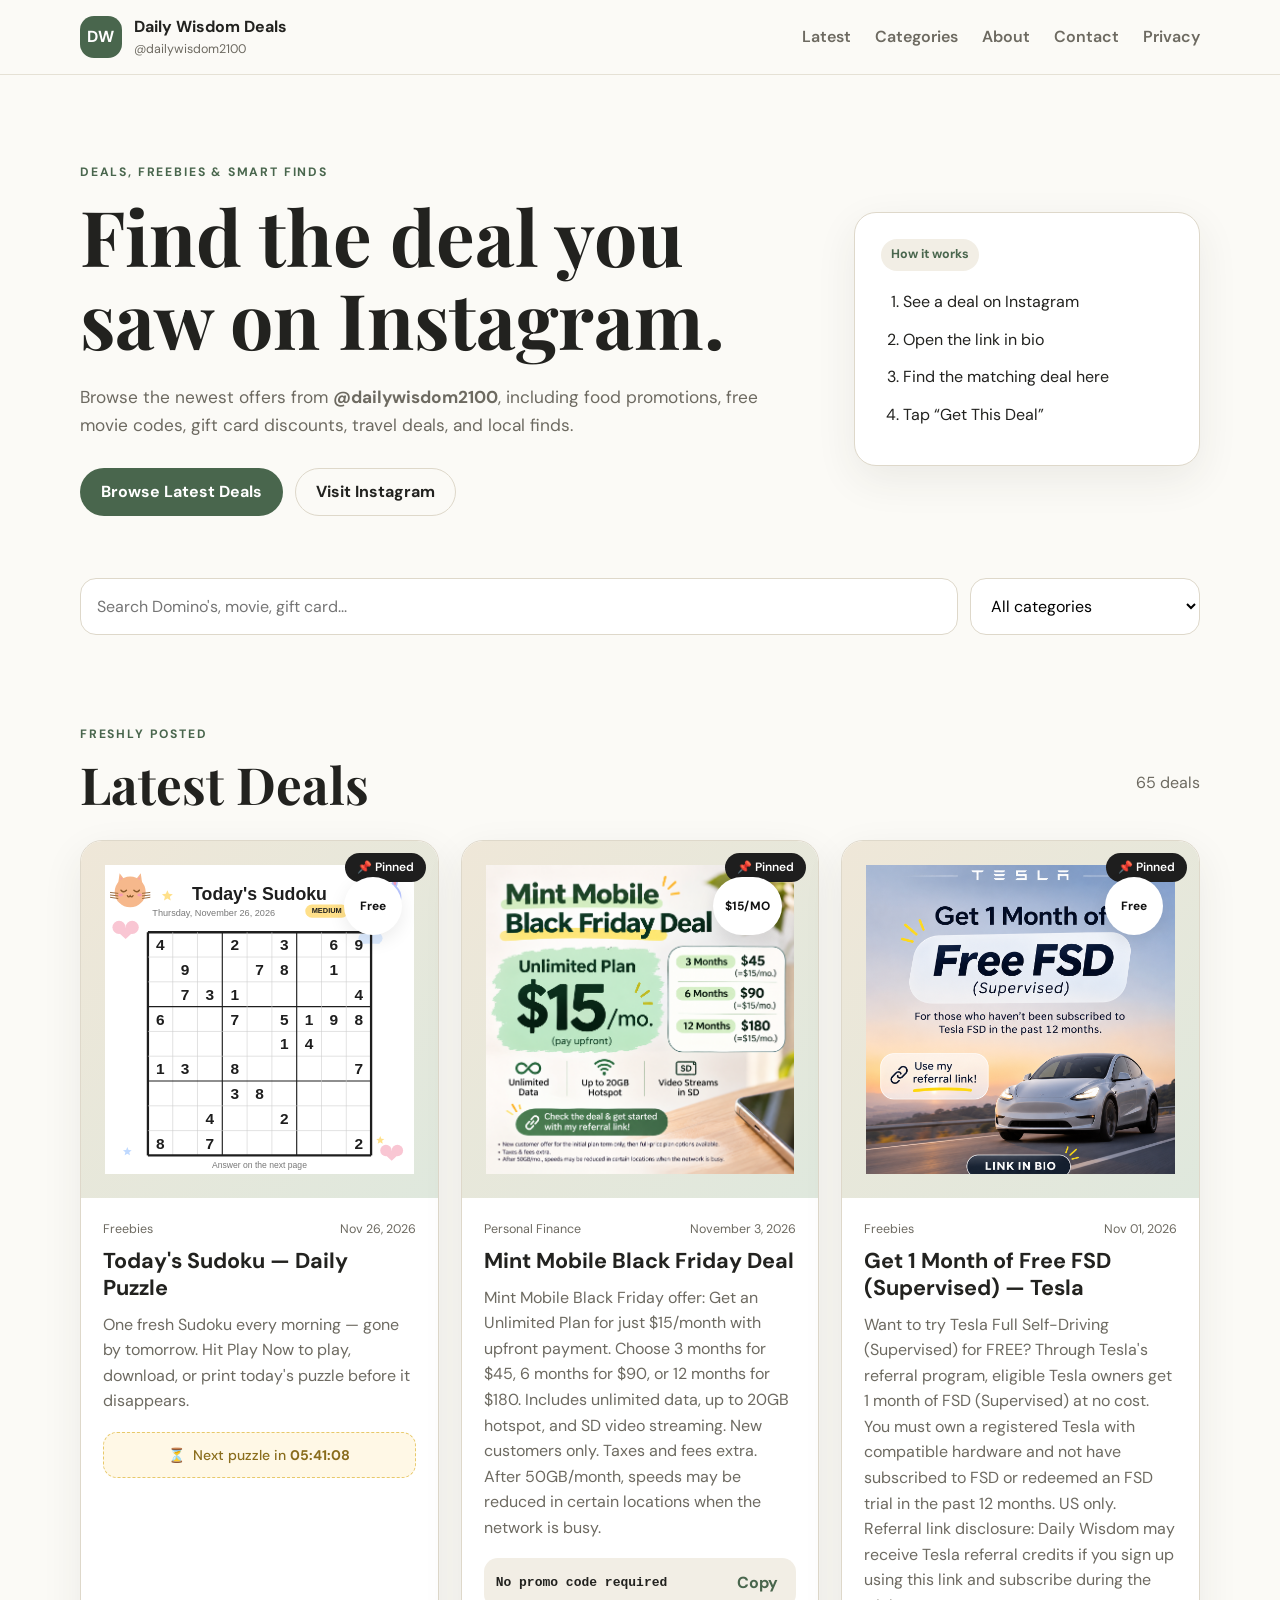
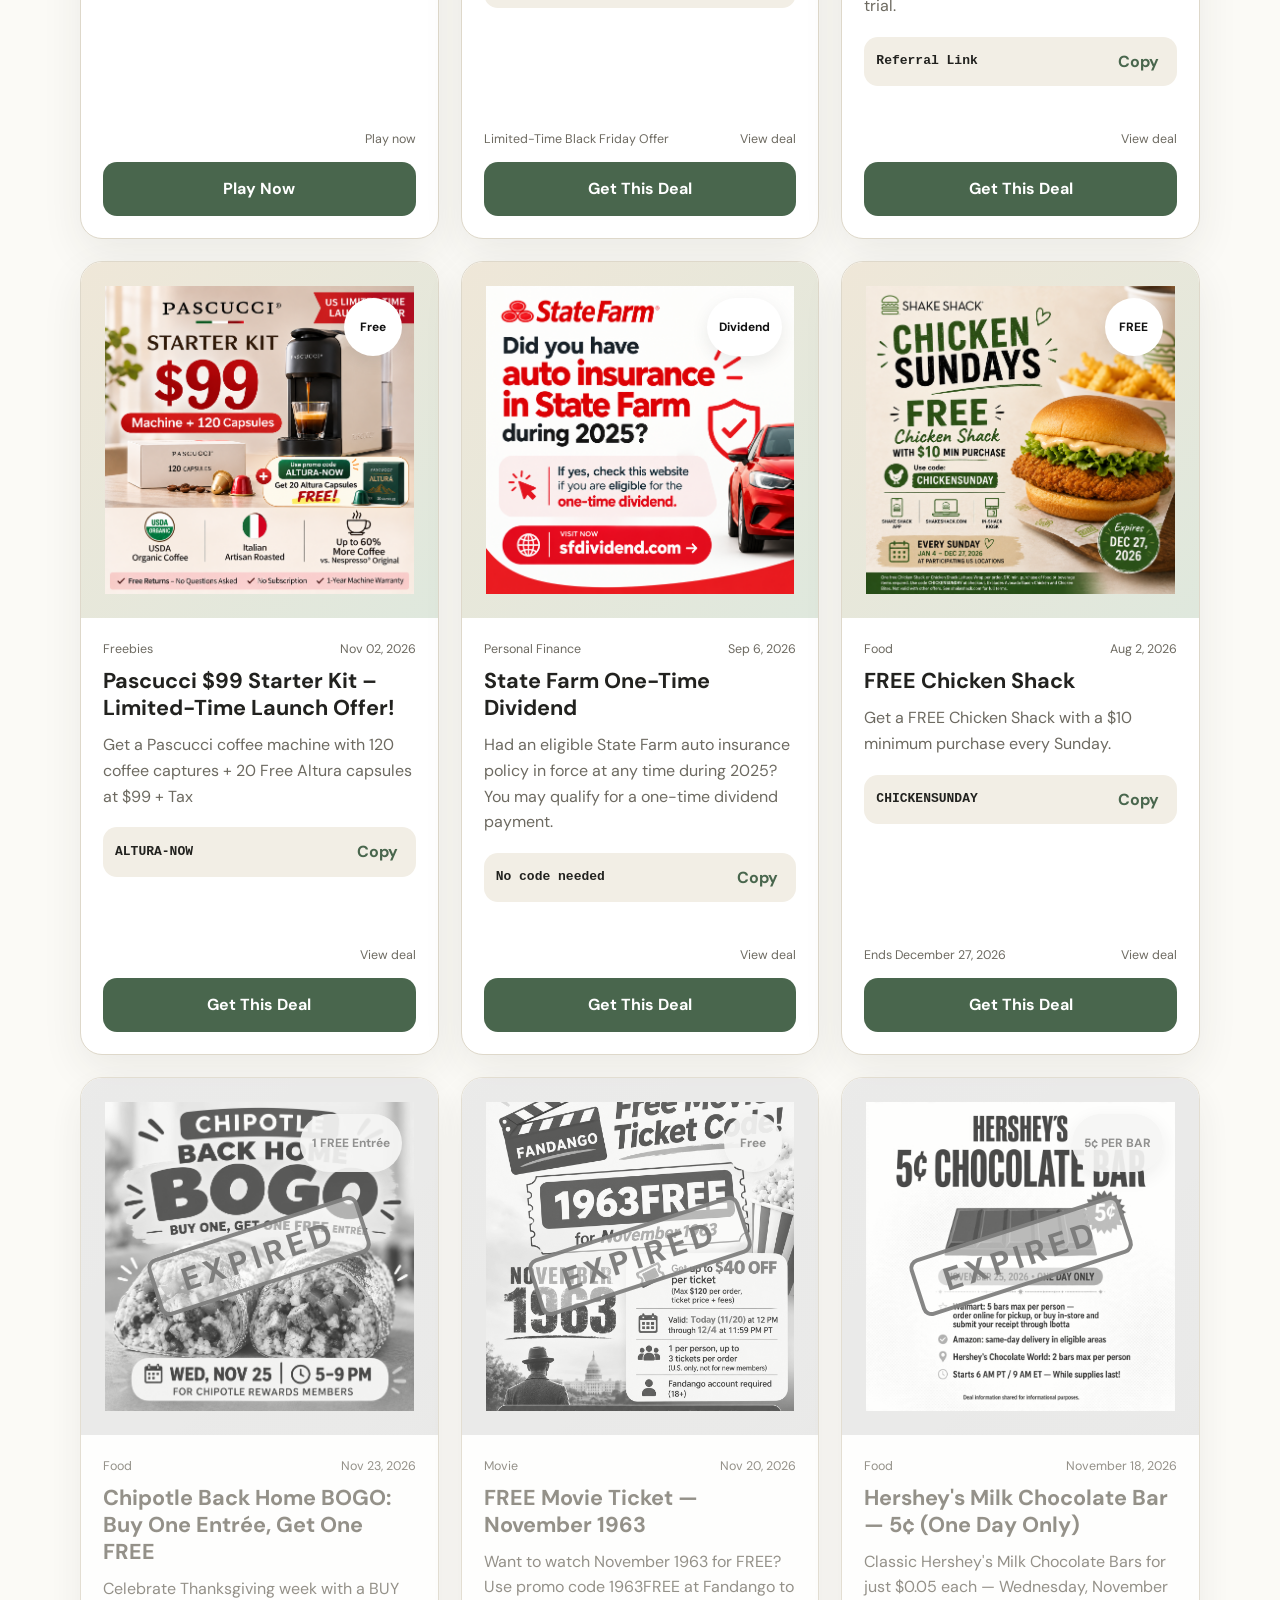
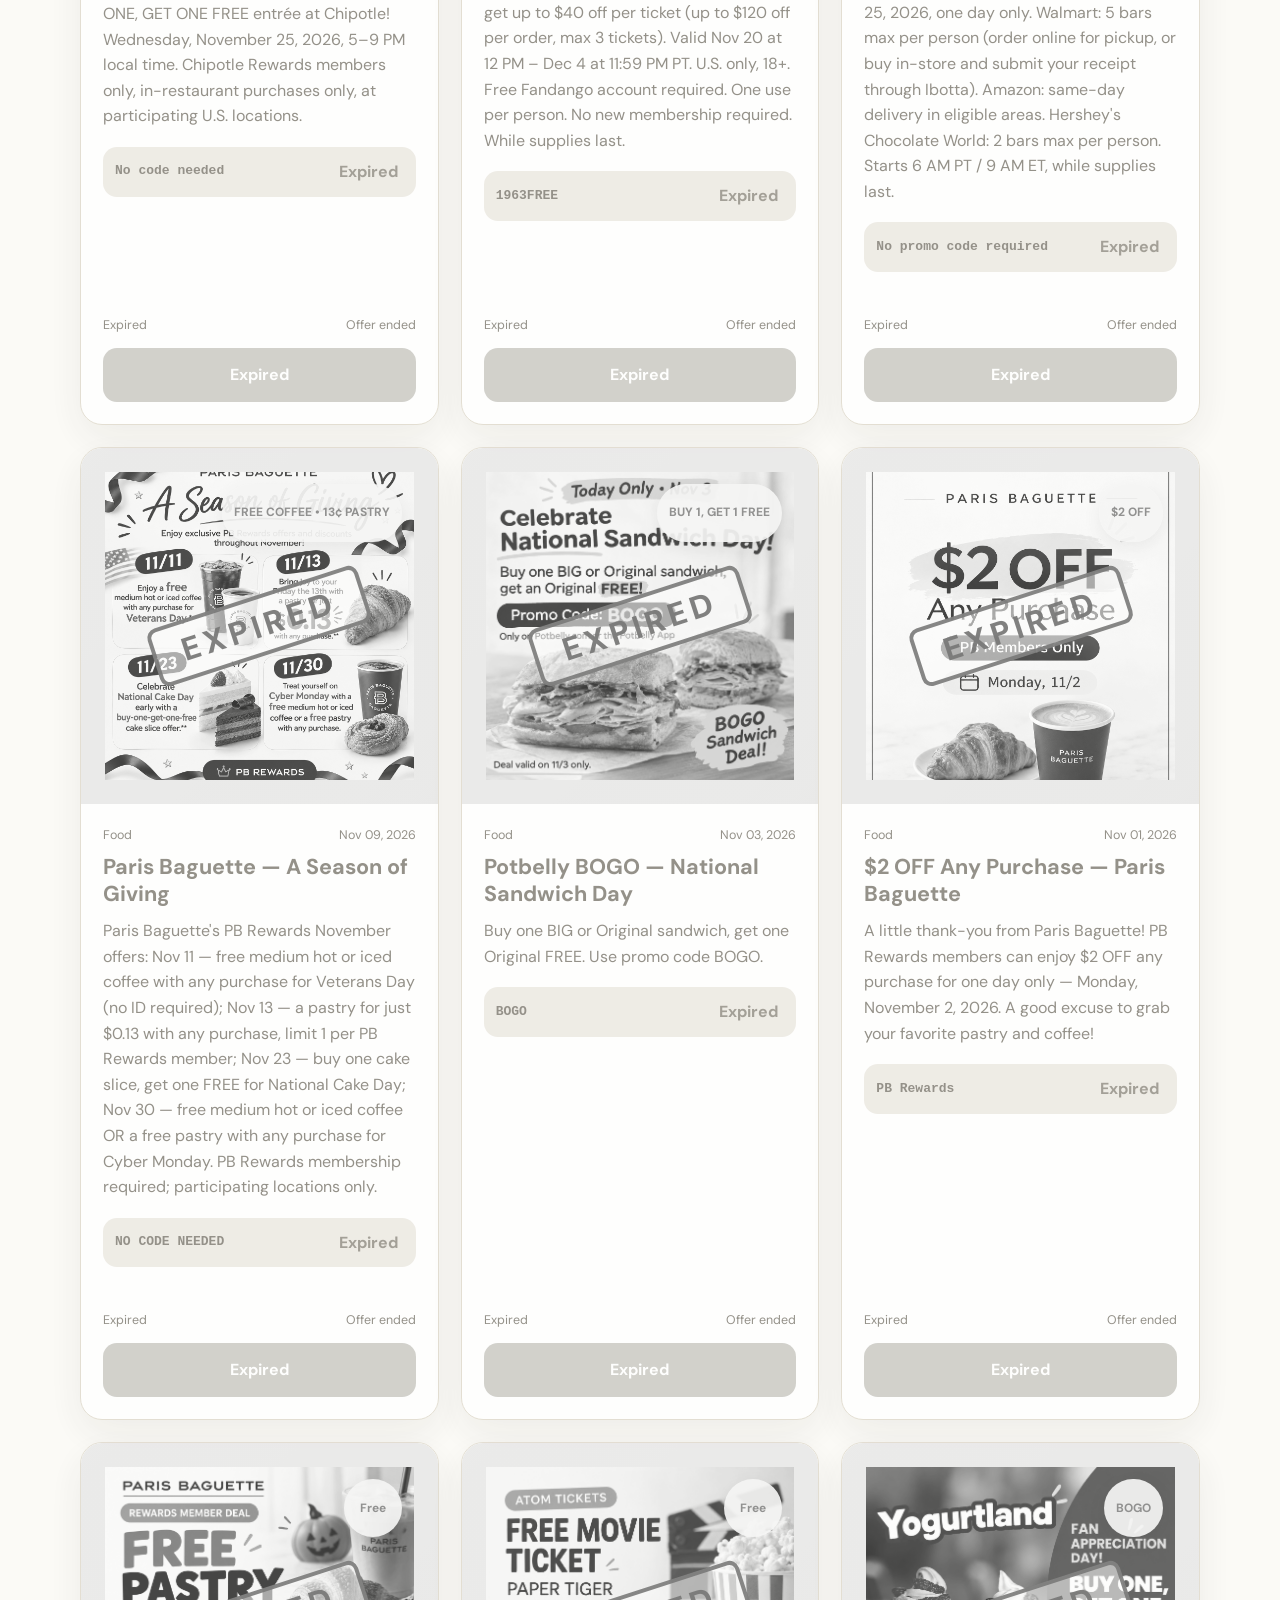
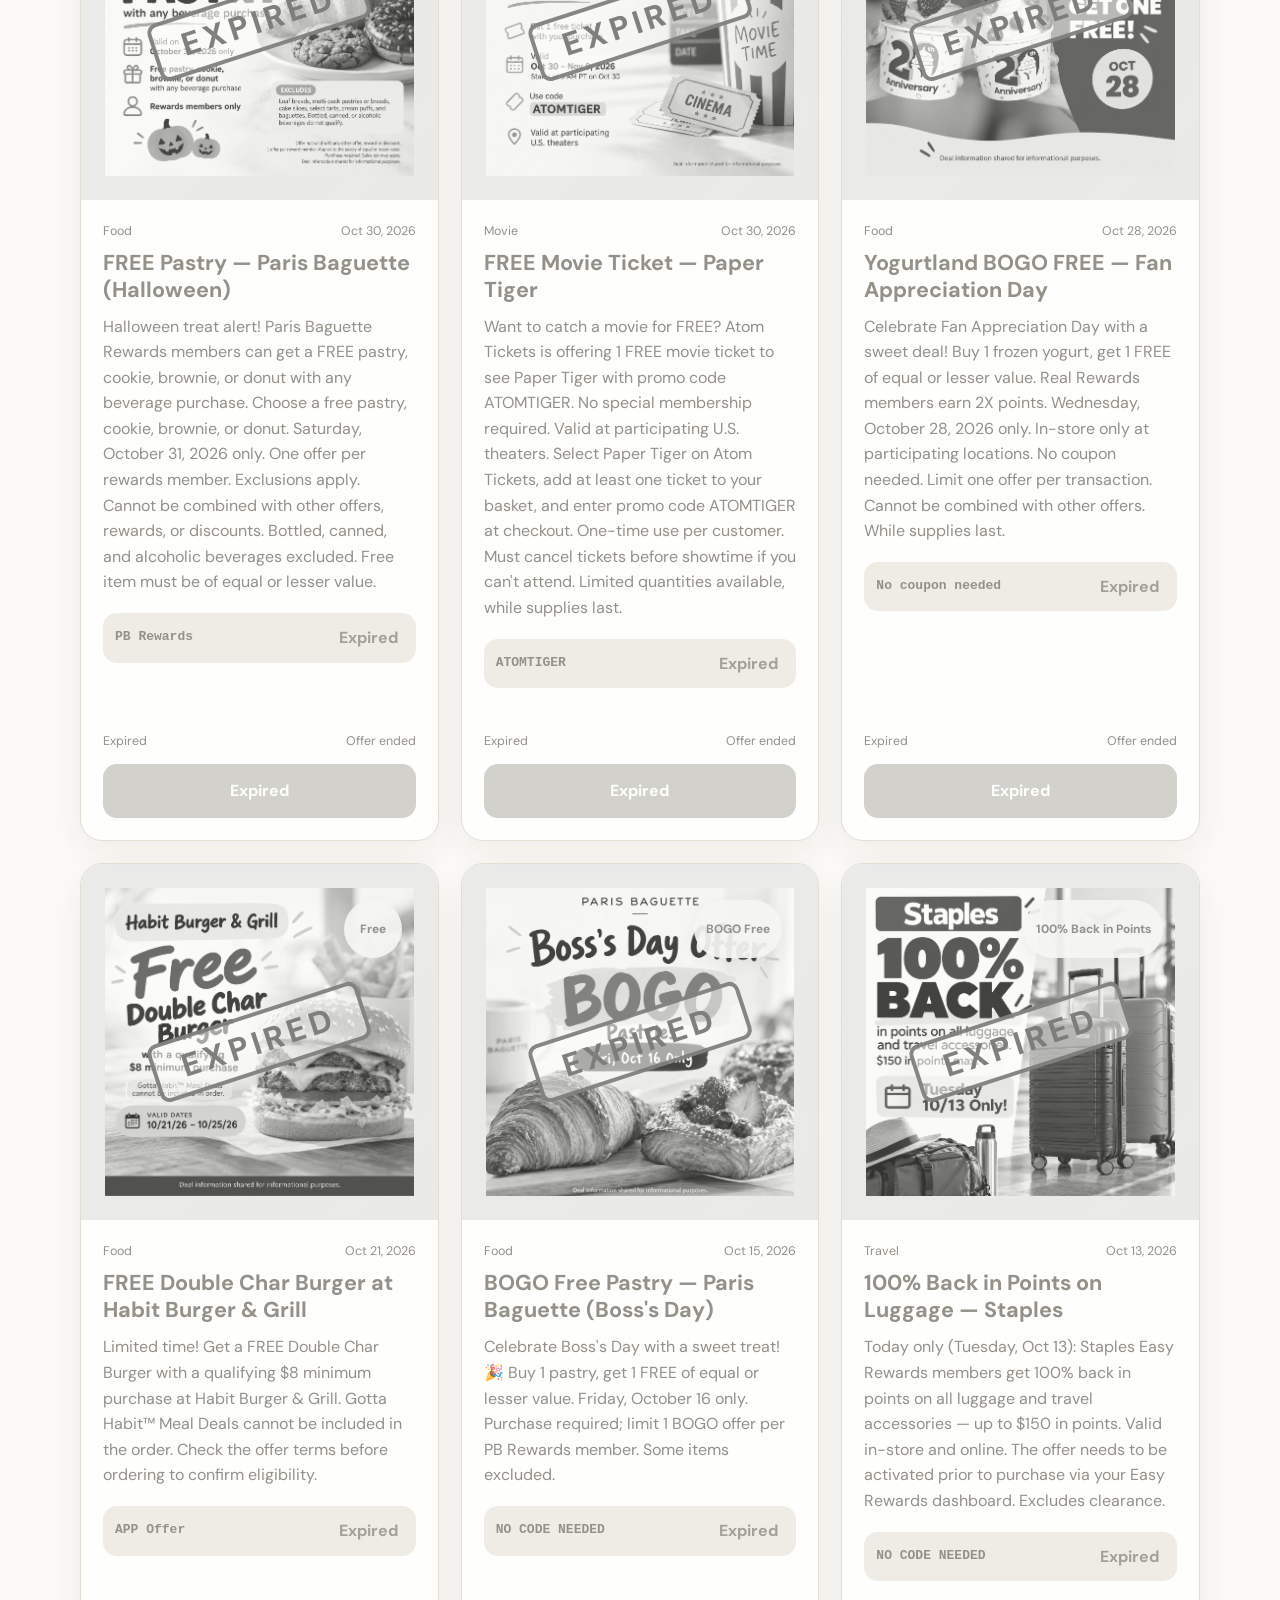
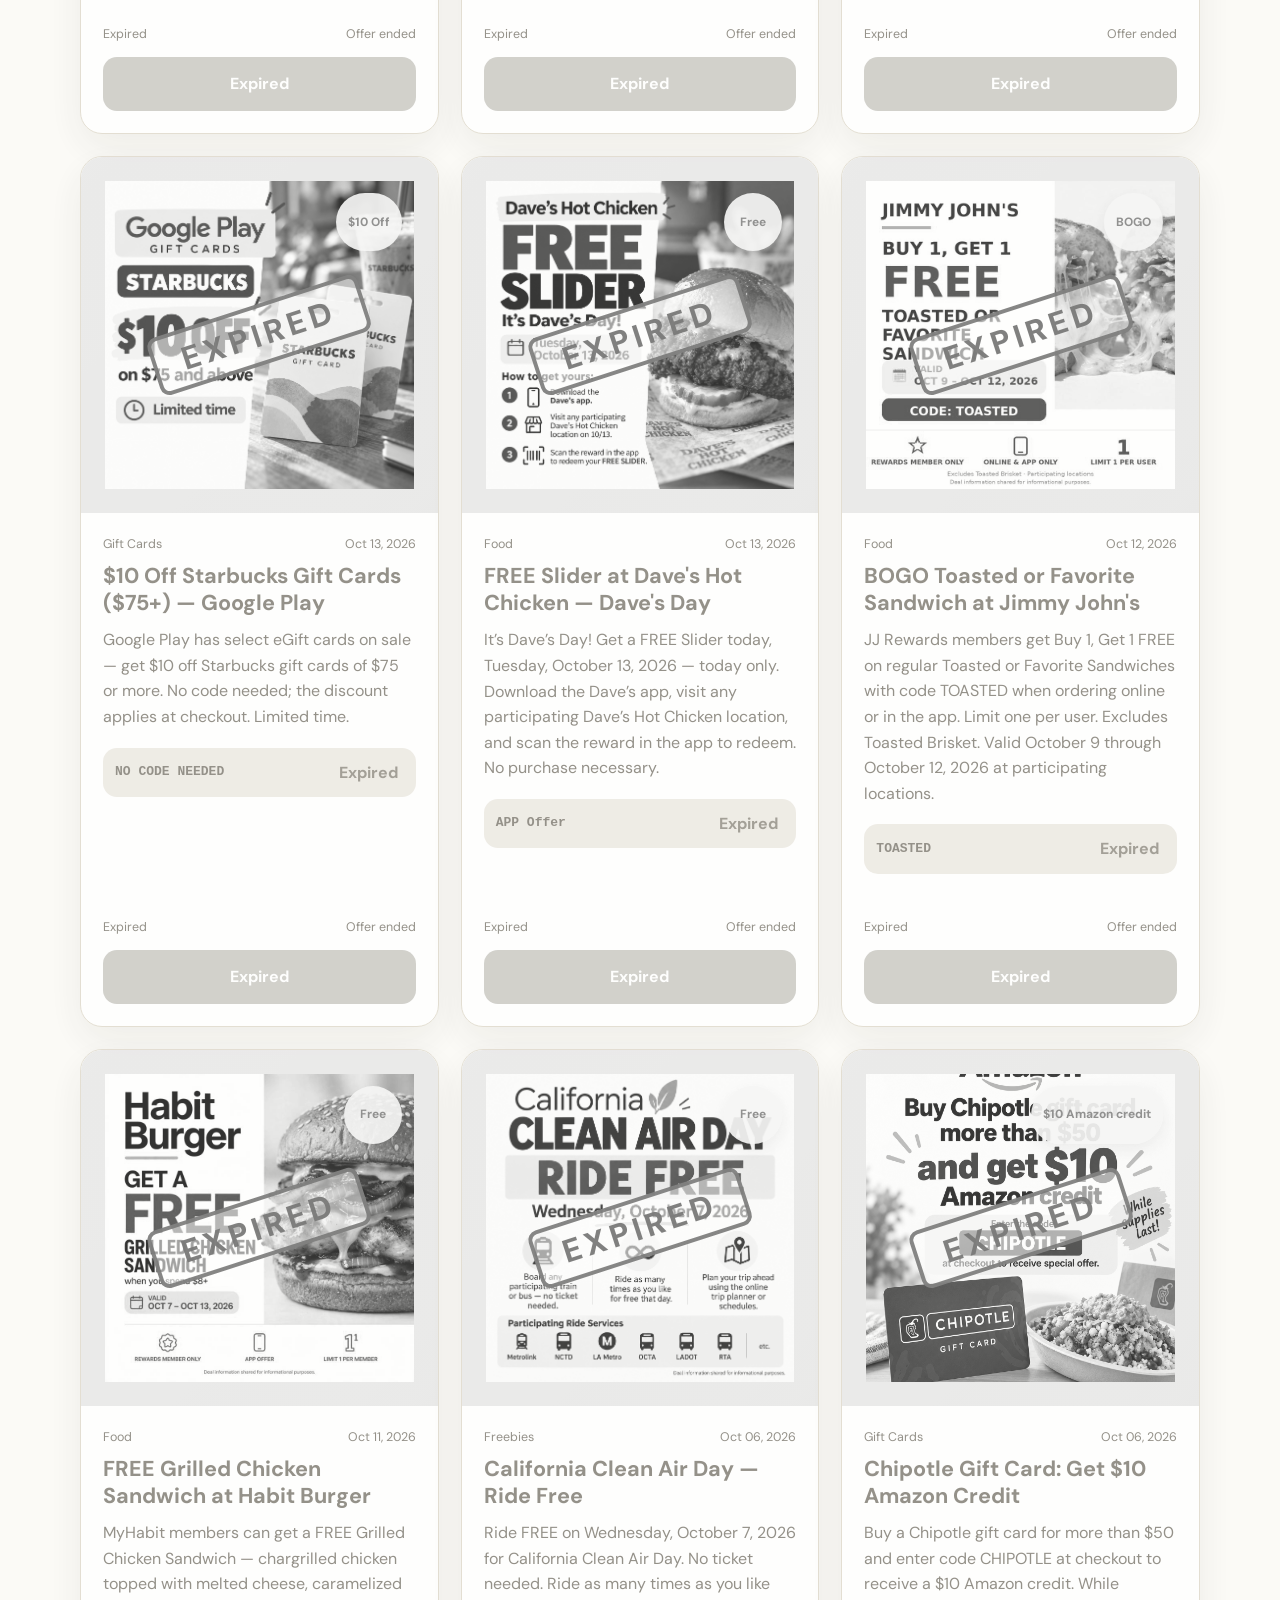
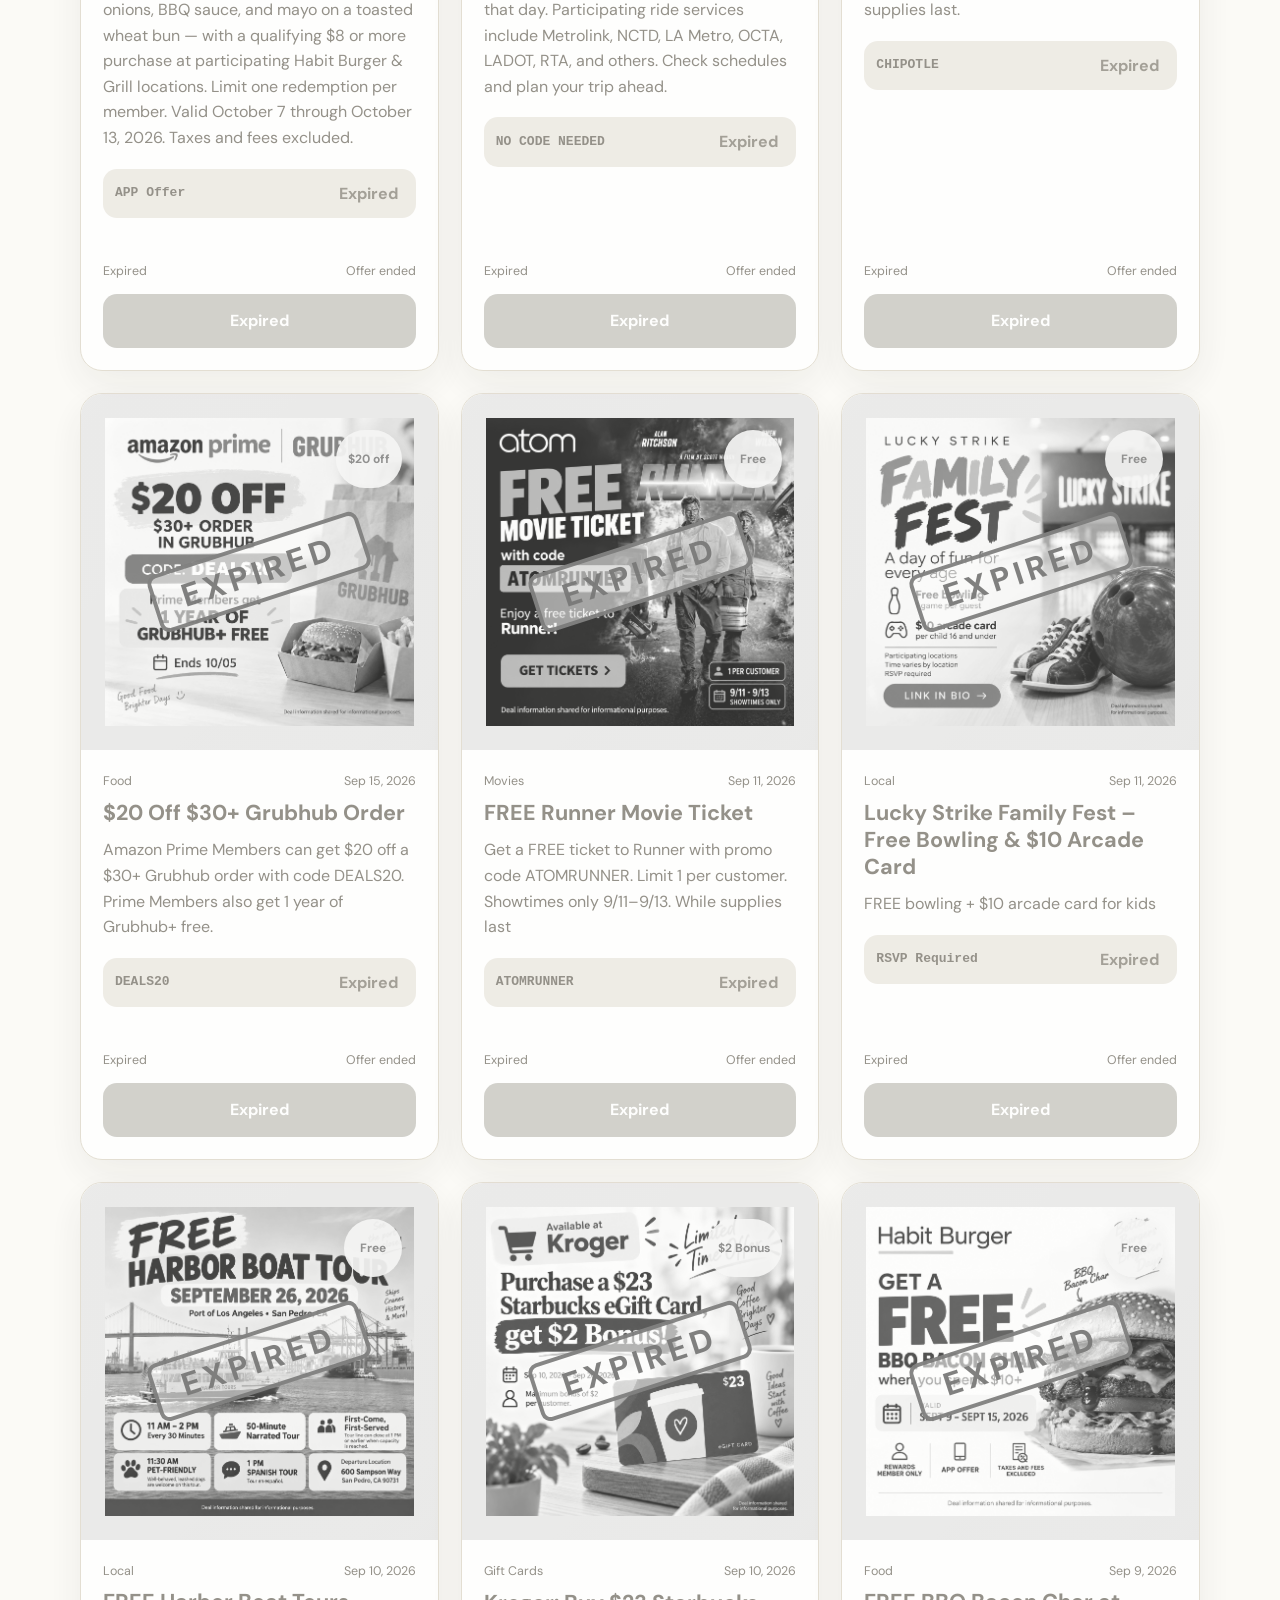
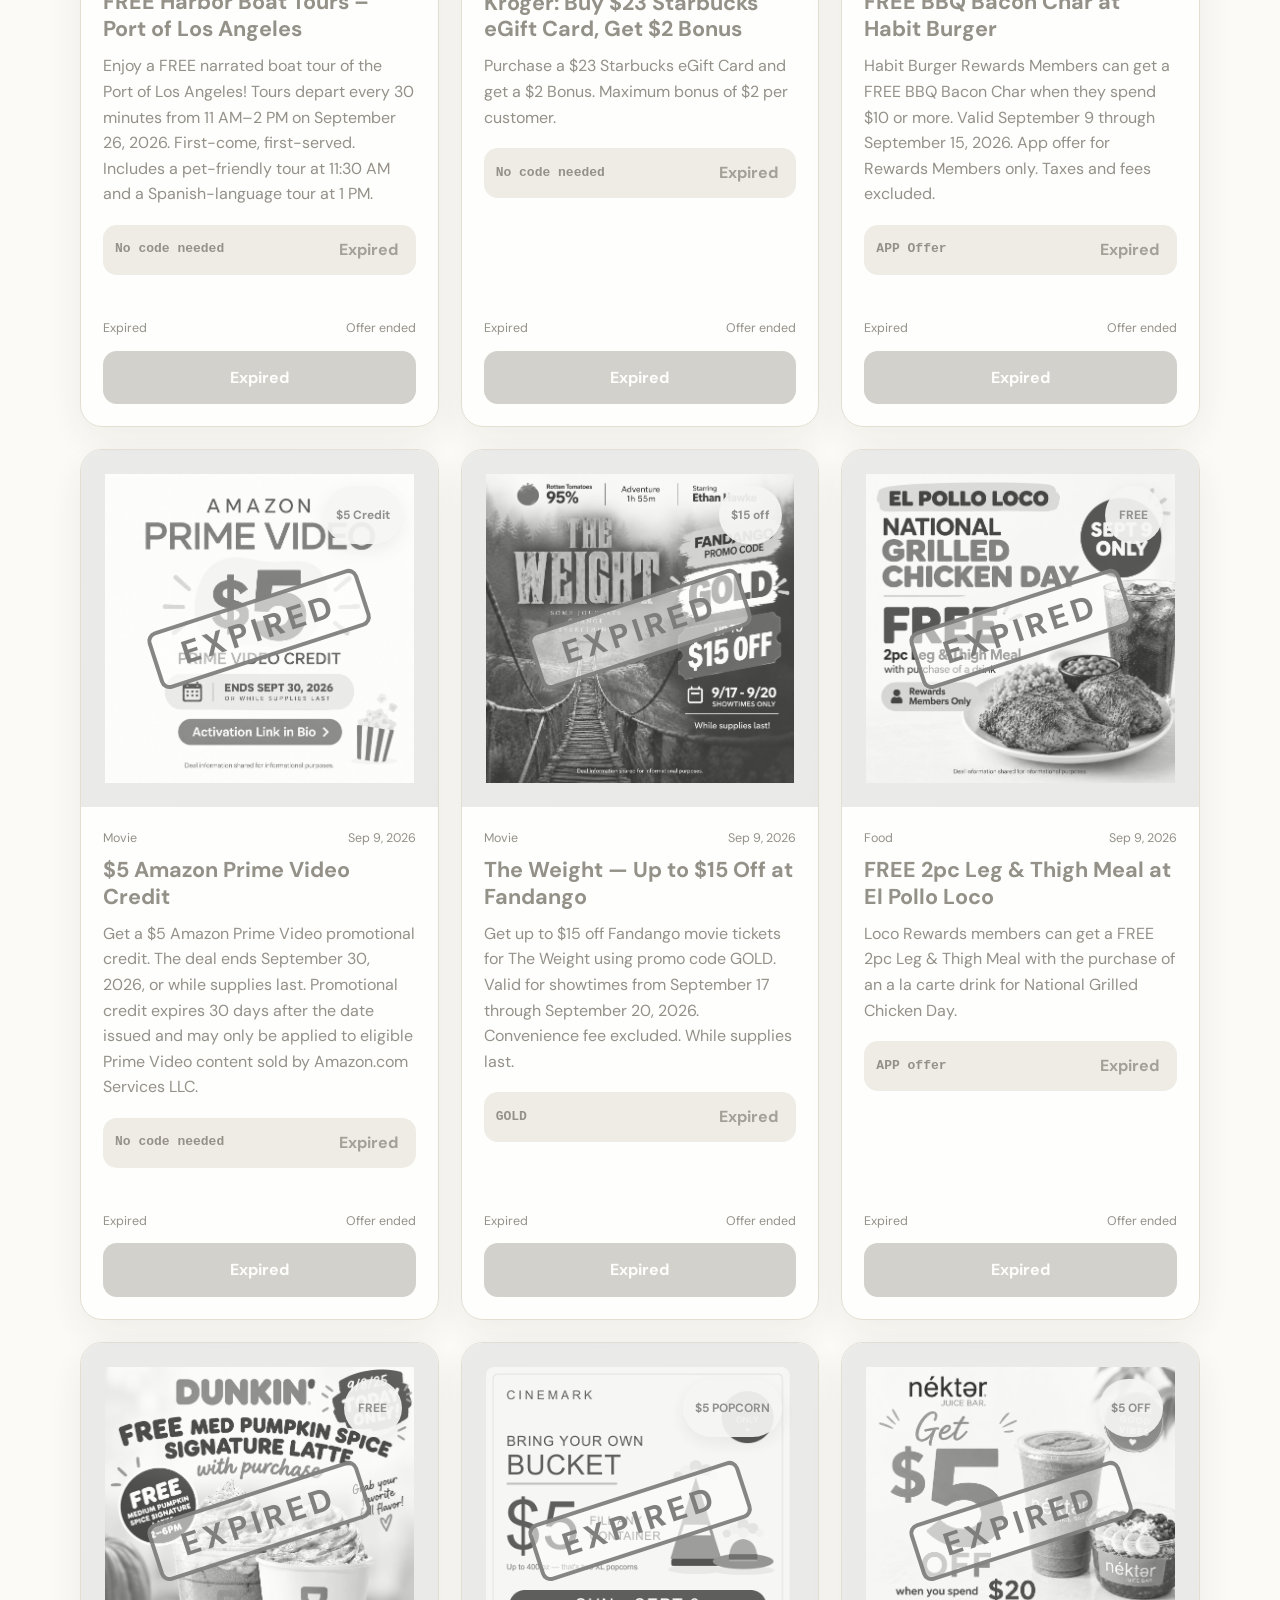
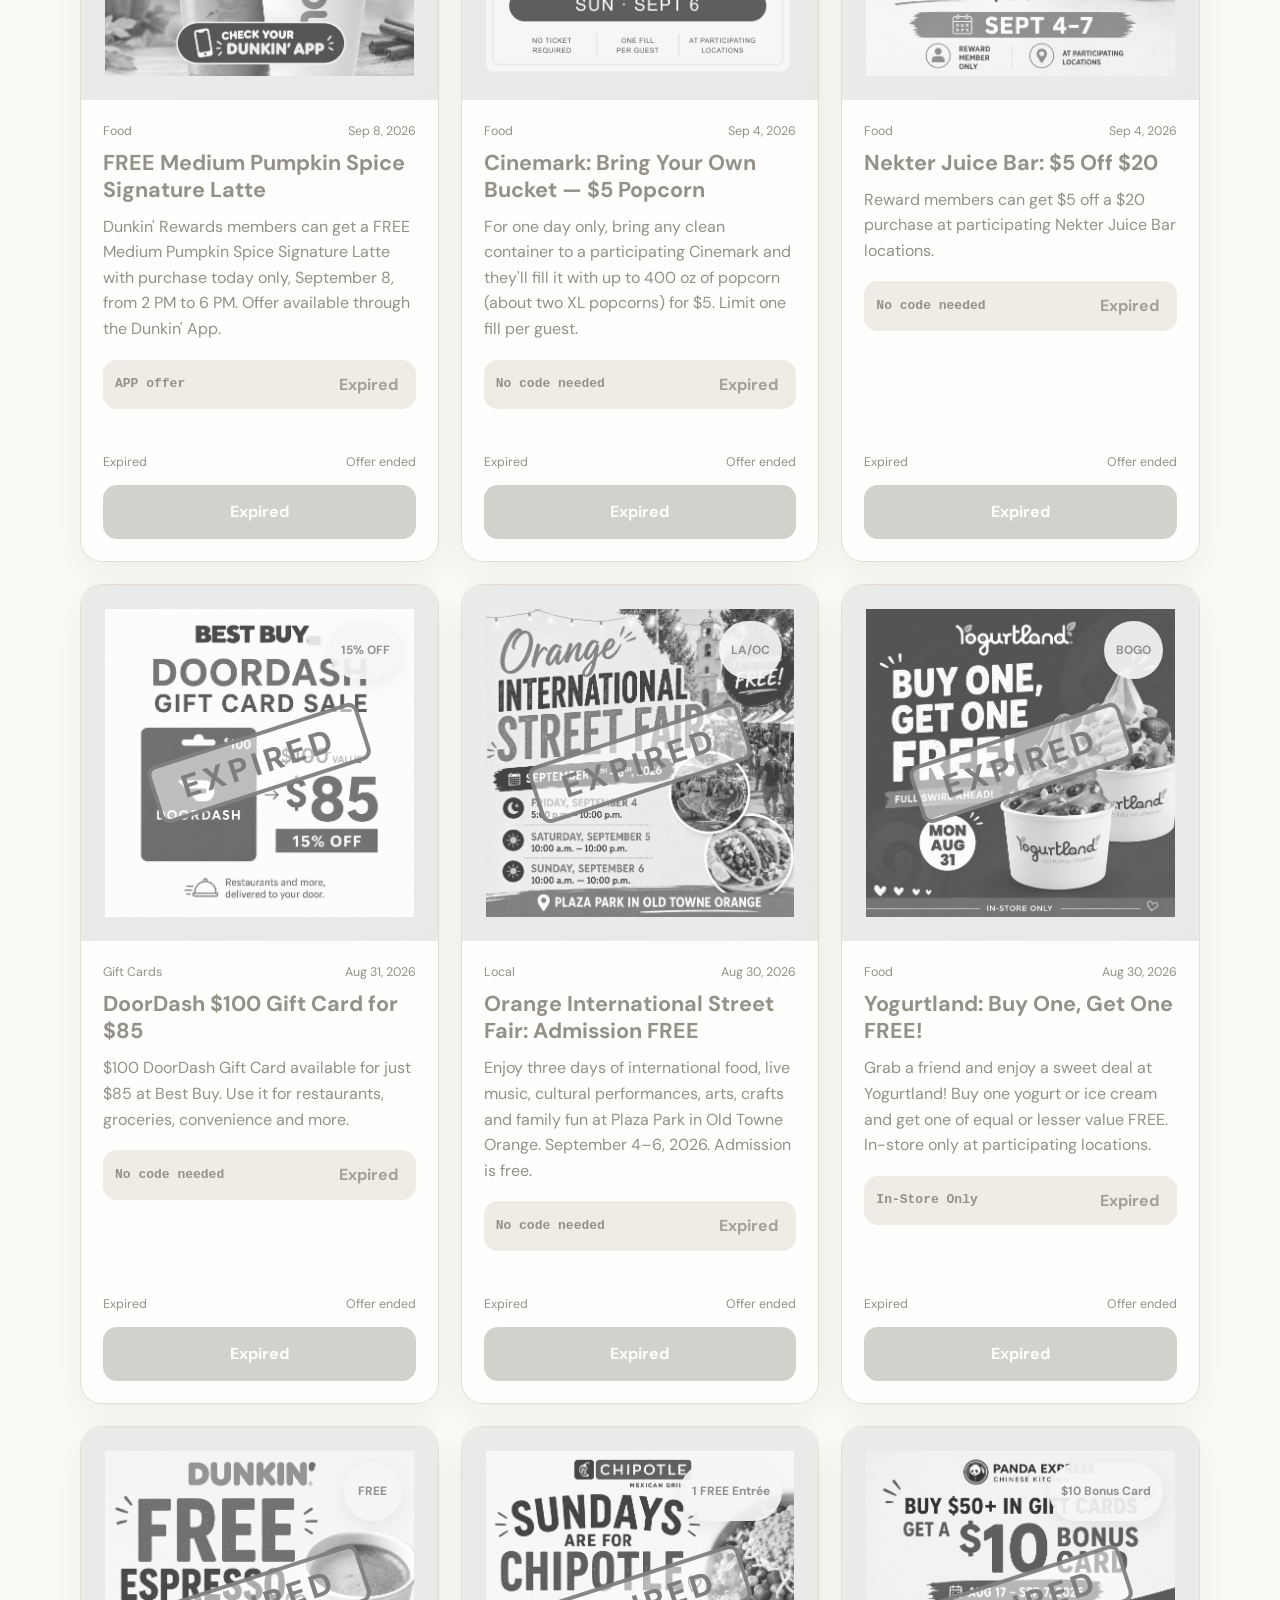
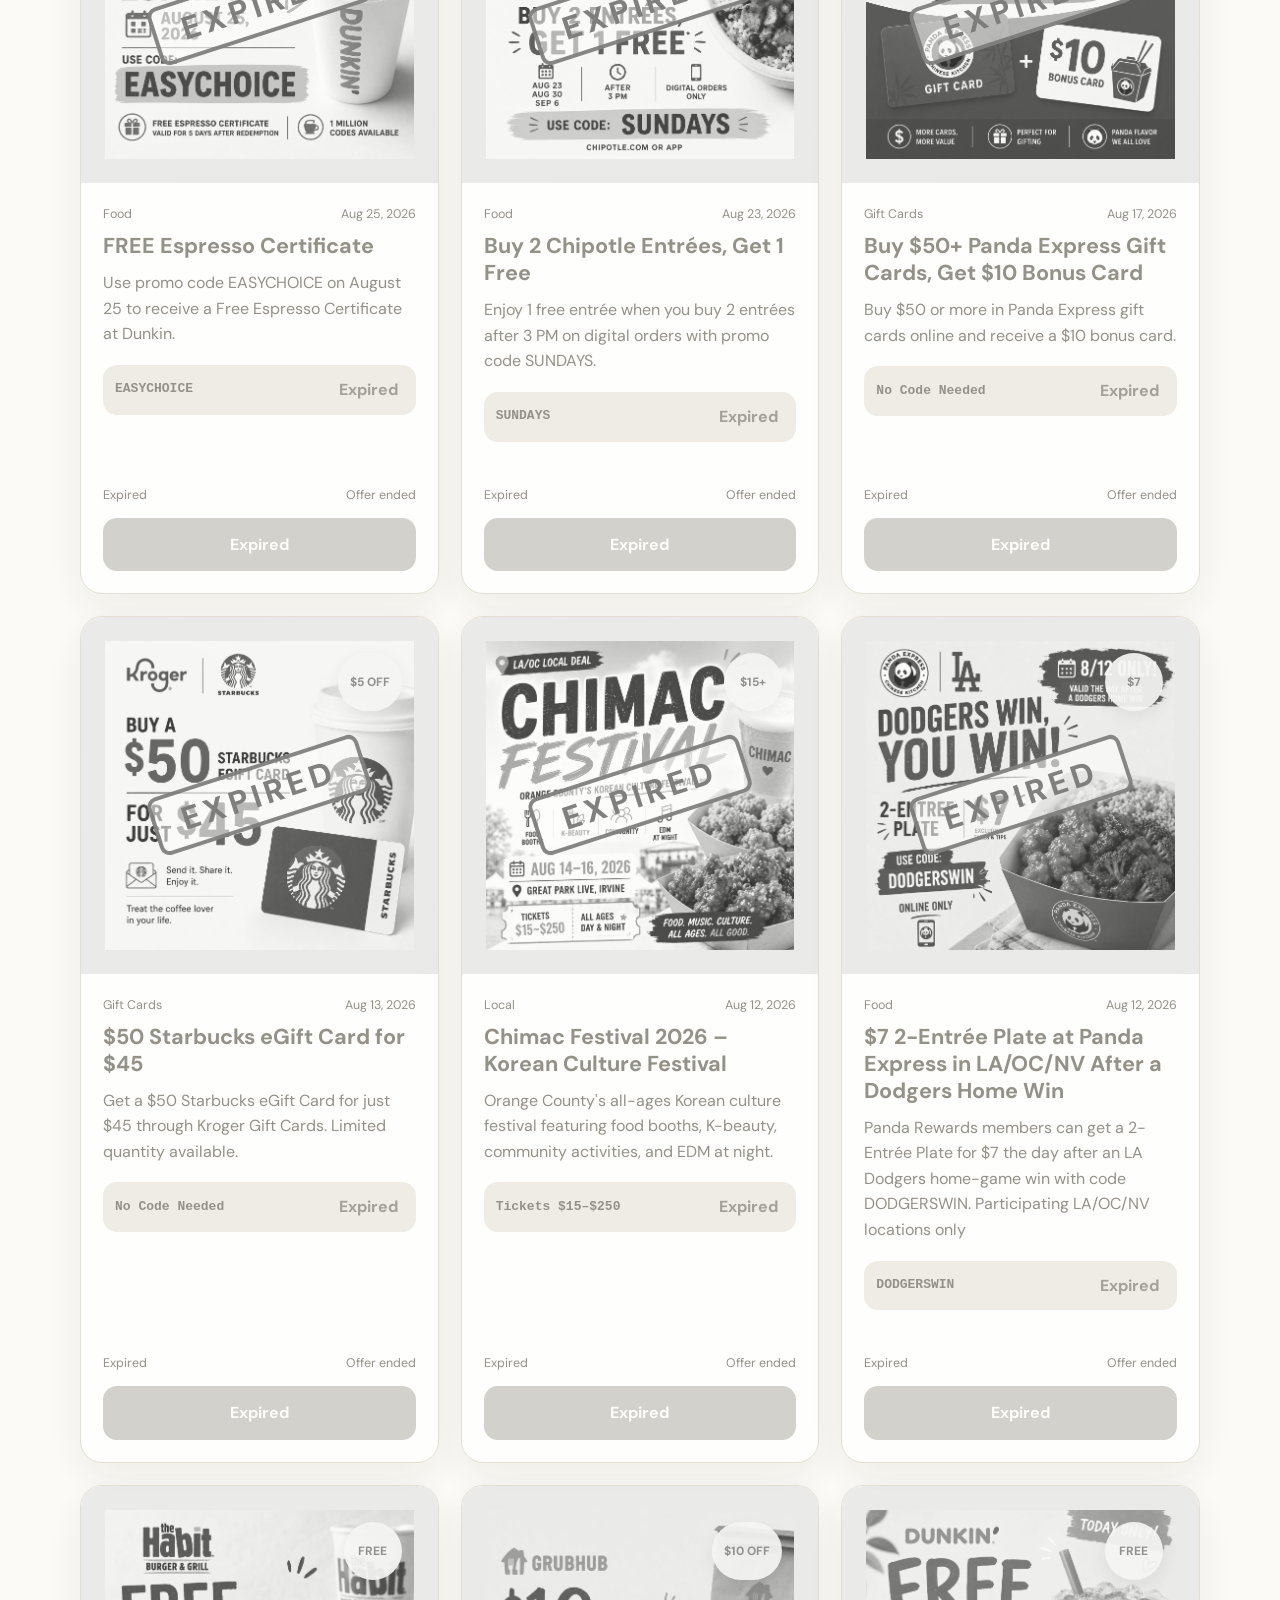
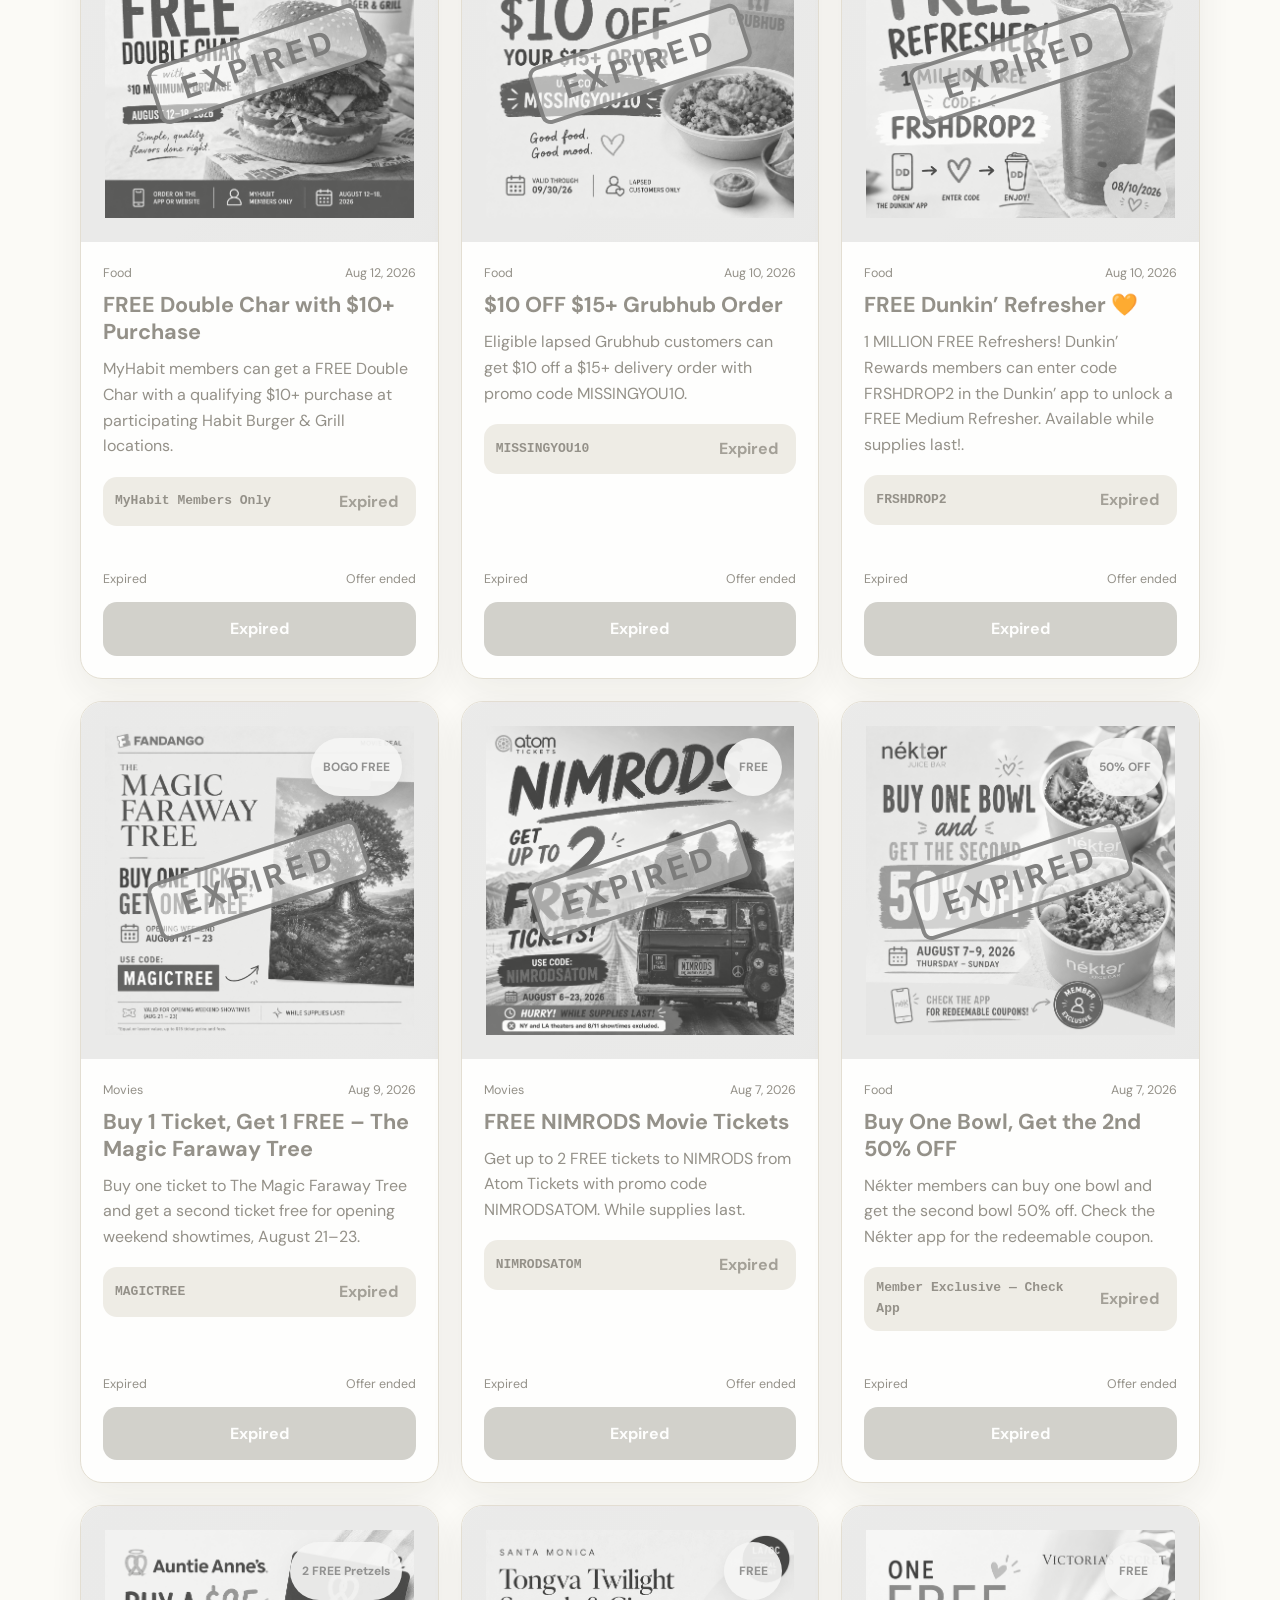
<file: index.html>
<!DOCTYPE html>
<html lang="en">
<head>
  <meta charset="UTF-8" />
  <meta name="viewport" content="width=device-width, initial-scale=1.0" />
  <meta name='impact-site-verification' value='3bc80081-6e1b-47f1-b279-6b02d632a520'>
  <meta name="description" content="Daily Wisdom Deals — freebies, food deals, gift cards, movies, travel, and smart finds from @dailywisdom2100." />
  <meta name="google-adsense-account" content="ca-pub-2325206192146633">
  <title>Daily Wisdom Deals</title>
  <link rel="preconnect" href="https://fonts.googleapis.com">
  <link rel="preconnect" href="https://fonts.gstatic.com" crossorigin>
  <link href="https://fonts.googleapis.com/css2?family=DM+Sans:wght@400;500;600;700&family=Playfair+Display:wght@700&display=swap" rel="stylesheet">
  <link rel="stylesheet" href="styles.css?v=20261010c" />
  <script async src="https://pagead2.googlesyndication.com/pagead/js/adsbygoogle.js?client=ca-pub-2325206192146633"
     crossorigin="anonymous"></script>
</head>
<body>
  <header class="site-header">
    <div class="container header-inner">
      <a class="brand" href="#top" aria-label="Daily Wisdom Deals home">
        <span class="brand-mark">DW</span>
        <span>
          <strong>Daily Wisdom Deals</strong>
          <small>@dailywisdom2100</small>
        </span>
      </a>
      <nav class="nav" aria-label="Main navigation">
        <a href="#latest">Latest</a>
        <a href="#categories">Categories</a>
        <a href="#about">About</a>
        <a href="#contact">Contact</a>
        <a href="#privacy">Privacy</a>
      </nav>
    </div>
  </header>

  <main id="top">
    <section class="hero">
      <div class="container hero-grid">
        <div>
          <p class="eyebrow">Deals, Freebies & Smart Finds</p>
          <h1>Find the deal you saw on Instagram.</h1>
          <p class="hero-copy">Browse the newest offers from <strong>@dailywisdom2100</strong>, including food promotions, free movie codes, gift card discounts, travel deals, and local finds.</p>
          <div class="hero-actions">
            <a class="button primary" href="#latest">Browse Latest Deals</a>
            <a class="button secondary" href="https://www.instagram.com/dailywisdom2100/" target="_blank" rel="noopener">Visit Instagram</a>
          </div>
        </div>
        <aside class="hero-card" aria-label="How it works">
          <span class="hero-card-label">How it works</span>
          <ol>
            <li>See a deal on Instagram</li>
            <li>Open the link in bio</li>
            <li>Find the matching deal here</li>
            <li>Tap “Get This Deal”</li>
          </ol>
        </aside>
      </div>
    </section>

    <section class="search-section" aria-label="Search deals">
      <div class="container search-wrap">
        <input id="searchInput" type="search" placeholder="Search Domino's, movie, gift card..." aria-label="Search deals" />
        <select id="categoryFilter" aria-label="Filter by category">
          <option value="all">All categories</option>
          <option value="Food">Food</option>
          <option value="Freebies">Freebies</option>
          <option value="Gift Cards">Gift Cards</option>
          <option value="Movies">Movies</option>
          <option value="Travel">Travel</option>
          <option value="Local">LA / OC Local</option>  
          <option value="Personal Finance">Personal Finance</option>
        </select>
      </div>
    </section>

    <section id="latest" class="section">
      <div class="container">
        <div class="section-heading">
          <div>
            <p class="eyebrow">Freshly posted</p>
            <h2>Latest Deals</h2>
          </div>
          <p id="dealCount" class="deal-count"></p>
        </div>
        <div id="dealGrid" class="deal-grid"></div>
        <p id="emptyState" class="empty-state" hidden>No matching deals found.</p>
      </div>
    </section>

    <section id="categories" class="section soft-section">
      <div class="container">
        <div class="section-heading">
          <div>
            <p class="eyebrow">Browse faster</p>
            <h2>Popular Categories</h2>
          </div>
        </div>
        <div class="category-grid">
          <button class="category-card" data-category="Food"><span>🍕</span><strong>Food Deals</strong><small>Restaurants and app offers</small></button>
          <button class="category-card" data-category="Freebies"><span>🎁</span><strong>Freebies</strong><small>Free items and giveaways</small></button>
          <button class="category-card" data-category="Gift Cards"><span>💳</span><strong>Gift Cards</strong><small>Discounted digital gift cards</small></button>
          <button class="category-card" data-category="Movies"><span>🎬</span><strong>Movies</strong><small>Promo codes and screenings</small></button>
          <button class="category-card" data-category="Travel"><span>✈️</span><strong>Travel</strong><small>Hotels, flights, and rewards</small></button>
          <button class="category-card" data-category="Local"><span>📍</span><strong>LA / OC Local</strong><small>Local events and promotions</small></button>
          <button class="category-card" data-category="Personal Finance"><span>💰</span><strong>Personal Finance</strong><small>Money-saving offers & financial finds</small></button>
        </div>
      </div>
    </section>
    <!-- SITE INFO -->
    <section id="about" class="site-info-section">
      <div class="container">

        <div class="site-info-heading">
          <p class="eyebrow">Good to know</p>
          <h2>A little more about Daily Wisdom Deals.</h2>
          <p>
            Helpful information about the site, corrections, and privacy.
          </p>
        </div>

        <div class="site-info-grid">

          <article class="site-info-card">
            <span class="info-number">01</span>

            <h3>About</h3>

            <p>
              Learn what Daily Wisdom Deals covers, how deals are selected,
              and how affiliate links work.
            </p>

            <a href="about.html" class="info-link">
              Learn more →
            </a>
          </article>


          <article id="contact" class="site-info-card">
            <span class="info-number">02</span>

            <h3>Contact</h3>

            <p>
              Found an expired deal, correction, local event, or something
              worth sharing? Send us a message.
            </p>

            <a
              href="https://www.instagram.com/dailywisdom2100/"
              target="_blank"
              rel="noopener noreferrer"
              class="info-link"
            >
              Message on Instagram →
            </a>
          </article>


          <article id="privacy" class="site-info-card">
            <span class="info-number">03</span>

            <h3>Privacy</h3>

            <p>
              Learn how cookies, advertising, analytics, and affiliate
              tracking may be used on this website.
            </p>

            <a href="privacy.html" class="info-link">
              Read privacy policy →
            </a>
          </article>

        </div>
      </div>
    </section>

  </main>


  <!-- FOOTER -->
  <footer class="site-footer">
    <div class="container">

      <div class="footer-top">

        <a class="footer-brand" href="index.html#top">
          <span class="footer-logo">DW</span>

          <span class="footer-brand-copy">
            <strong>Daily Wisdom Deals</strong>
            <small>Deals worth knowing.</small>
          </span>
        </a>

        <nav class="footer-nav" aria-label="Footer navigation">
          <a href="about.html">About</a>
          <a href="index.html#contact">Contact</a>
          <a href="privacy.html">Privacy</a>

          <a
            href="https://www.instagram.com/dailywisdom2100/"
            target="_blank"
            rel="noopener noreferrer"
          >
            Instagram ↗
          </a>
        </nav>

      </div>

      <div class="footer-bottom">

        <span>
          © 2026 Daily Wisdom Deals
        </span>

        <span>
          Some links may be affiliate links.
          We may earn a commission at no extra cost to you.
        </span>

      </div>

    </div>
  </footer>


  <script src="script.js?v=20261109c"></script>
  <!-- Cloudflare Web Analytics --><script type='module' src='https://static.cloudflareinsights.com/beacon.min.js' data-cf-beacon='{"token": "5988902507964d5c8f0d39f0b66d9e06"}'></script><!-- End Cloudflare Web Analytics -->
</body>
</html>
</file>
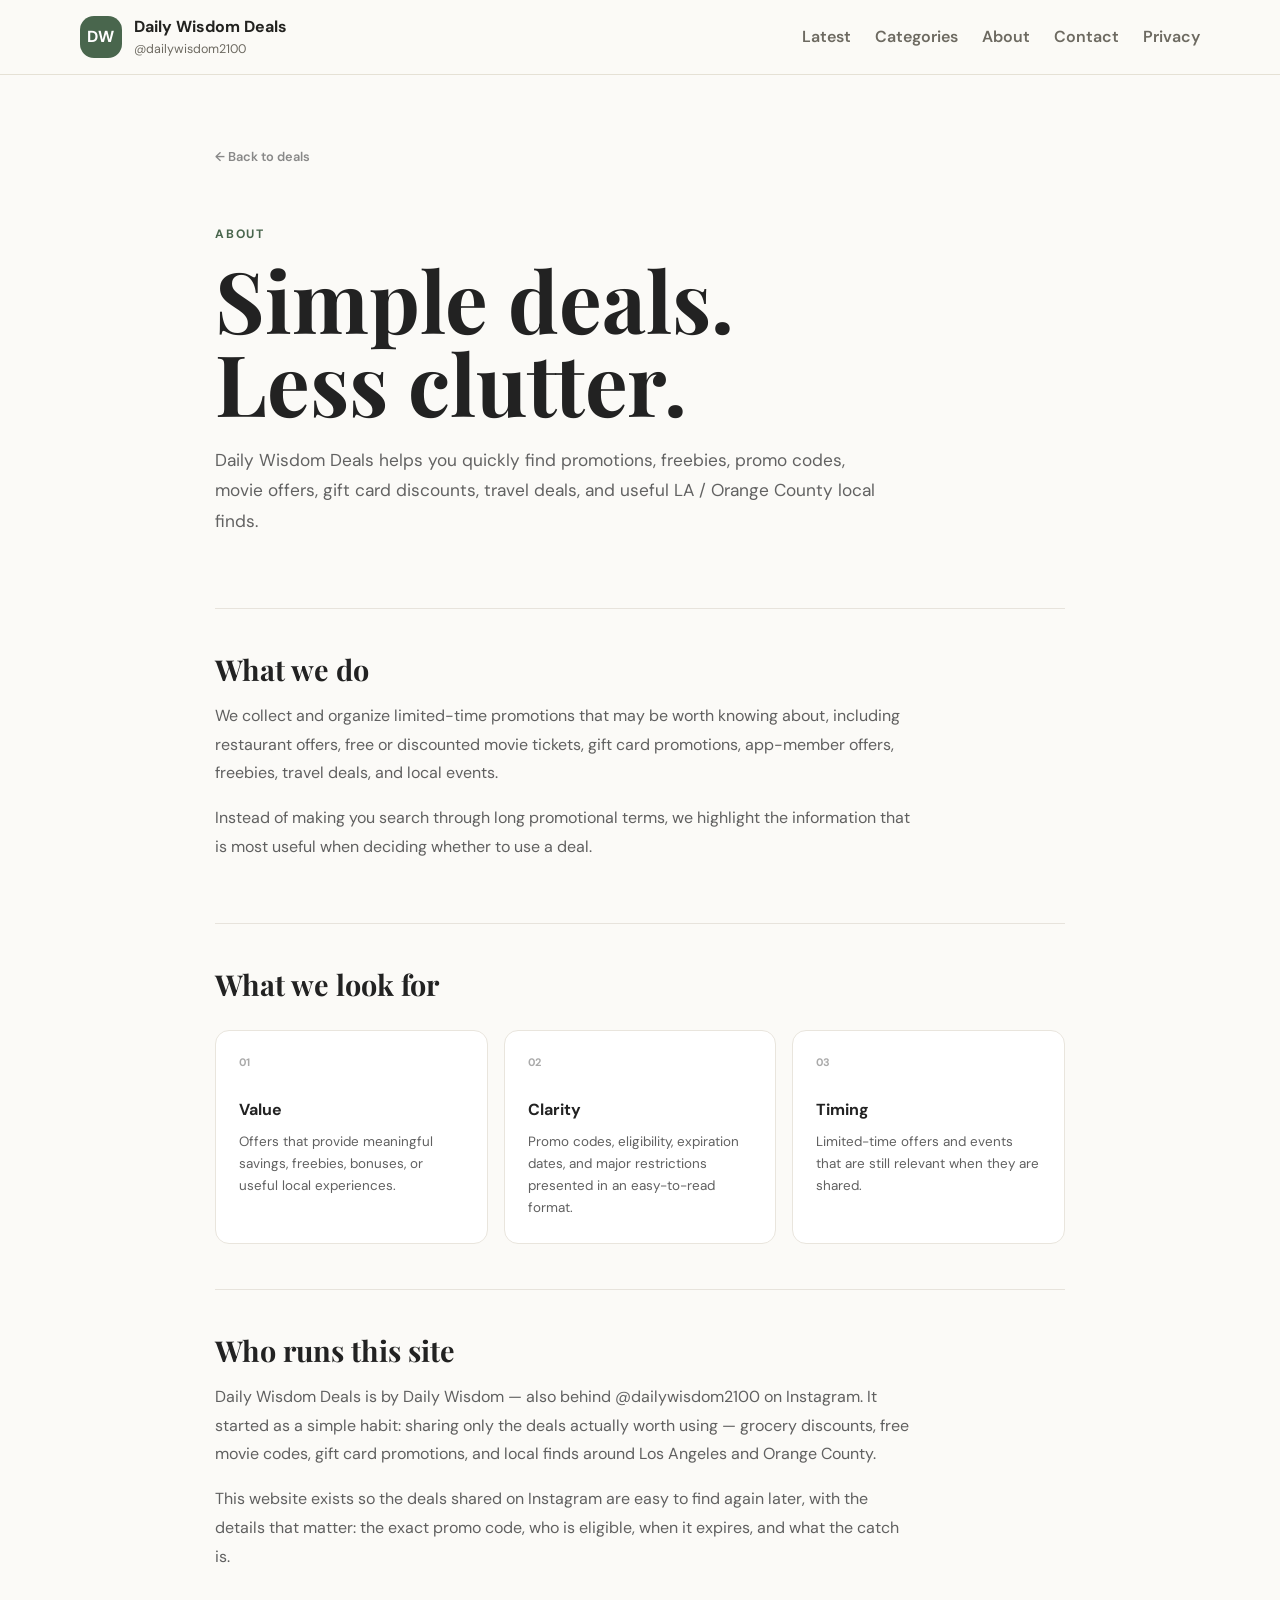
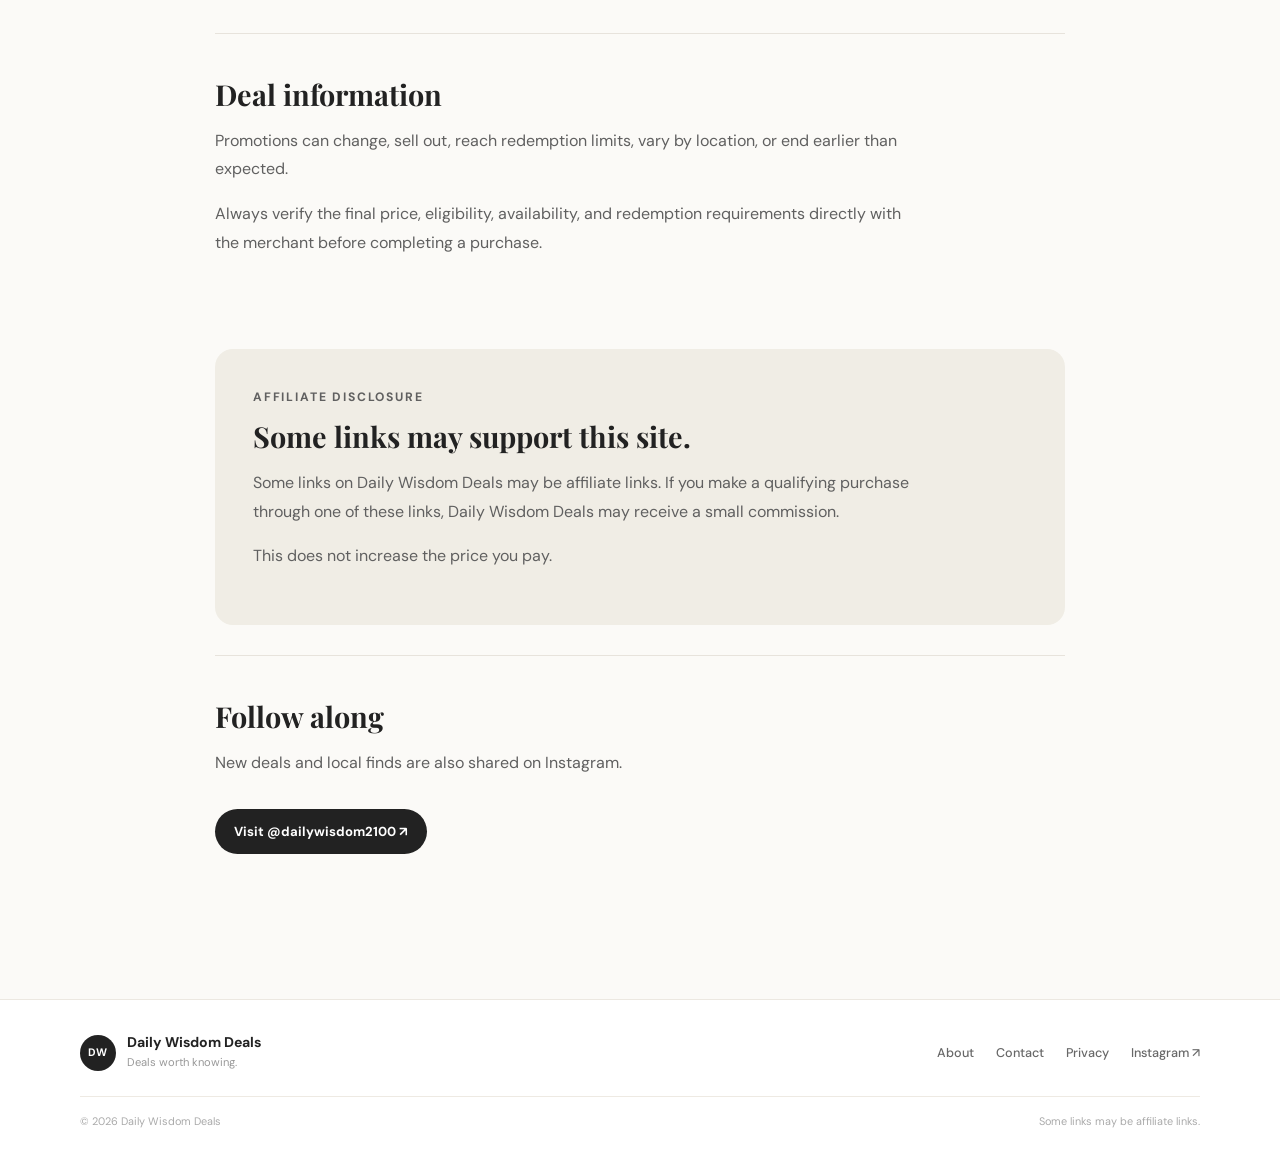
<file: about.html>
<!DOCTYPE html>
<html lang="en">

<head>
  <meta charset="UTF-8" />

  <meta
    name="viewport"
    content="width=device-width, initial-scale=1.0"
  />

  <meta
    name="description"
    content="About Daily Wisdom Deals — discover limited-time deals, freebies, promo codes, movie offers, gift card discounts, and LA / OC local finds."
  />

  <title>About | Daily Wisdom Deals</title>

  <link rel="preconnect" href="https://fonts.googleapis.com">

  <link
    rel="preconnect"
    href="https://fonts.gstatic.com"
    crossorigin
  >

  <link
    href="https://fonts.googleapis.com/css2?family=DM+Sans:wght@400;500;600;700&family=Playfair+Display:wght@700&display=swap"
    rel="stylesheet"
  >

  <link rel="stylesheet" href="styles.css" />
</head>


<body class="info-page-body">

  <!-- HEADER -->
  <header class="site-header">
    <div class="container header-inner">

      <a
        class="brand"
        href="index.html#top"
        aria-label="Daily Wisdom Deals home"
      >

        <span class="brand-mark">
          DW
        </span>

        <span>
          <strong>Daily Wisdom Deals</strong>
          <small>@dailywisdom2100</small>
        </span>

      </a>


      <nav class="nav" aria-label="Main navigation">
        <a href="index.html#latest">Latest</a>
        <a href="index.html#categories">Categories</a>
        <a href="about.html">About</a>
        <a href="index.html#contact">Contact</a>
        <a href="privacy.html">Privacy</a>
      </nav>

    </div>
  </header>


  <main class="info-page">

    <div class="info-page-container">

      <a
        href="index.html#top"
        class="back-link"
      >
        ← Back to deals
      </a>


      <header class="info-page-header">

        <p class="eyebrow">
          About
        </p>

        <h1>
          Simple deals.<br>
          Less clutter.
        </h1>

        <p class="info-page-intro">
          Daily Wisdom Deals helps you quickly find promotions,
          freebies, promo codes, movie offers, gift card discounts,
          travel deals, and useful LA / Orange County local finds.
        </p>

      </header>


      <div class="info-page-content">

        <section>
          <h2>What we do</h2>

          <p>
            We collect and organize limited-time promotions that may
            be worth knowing about, including restaurant offers,
            free or discounted movie tickets, gift card promotions,
            app-member offers, freebies, travel deals, and local events.
          </p>

          <p>
            Instead of making you search through long promotional
            terms, we highlight the information that is most useful
            when deciding whether to use a deal.
          </p>
        </section>


        <section>
          <h2>What we look for</h2>

          <div class="about-feature-grid">

            <div class="about-feature">
              <span>01</span>
              <h3>Value</h3>
              <p>
                Offers that provide meaningful savings, freebies,
                bonuses, or useful local experiences.
              </p>
            </div>


            <div class="about-feature">
              <span>02</span>
              <h3>Clarity</h3>
              <p>
                Promo codes, eligibility, expiration dates, and major
                restrictions presented in an easy-to-read format.
              </p>
            </div>


            <div class="about-feature">
              <span>03</span>
              <h3>Timing</h3>
              <p>
                Limited-time offers and events that are still relevant
                when they are shared.
              </p>
            </div>

          </div>
        </section>


        <section>
          <h2>Who runs this site</h2>

          <p>
            Daily Wisdom Deals is by Daily Wisdom — also behind
            <a href="https://www.instagram.com/dailywisdom2100/" target="_blank" rel="noopener noreferrer">@dailywisdom2100</a>
            on Instagram. It started as a simple habit: sharing only
            the deals actually worth using — grocery discounts,
            free movie codes, gift card promotions, and local finds
            around Los Angeles and Orange County.
          </p>

          <p>
            This website exists so the deals shared on Instagram are
            easy to find again later, with the details that matter:
            the exact promo code, who is eligible, when it expires,
            and what the catch is.
          </p>
        </section>


        <section>
          <h2>Deal information</h2>

          <p>
            Promotions can change, sell out, reach redemption limits,
            vary by location, or end earlier than expected.
          </p>

          <p>
            Always verify the final price, eligibility, availability,
            and redemption requirements directly with the merchant
            before completing a purchase.
          </p>
        </section>


        <section class="affiliate-box">

          <p class="eyebrow">
            Affiliate Disclosure
          </p>

          <h2>
            Some links may support this site.
          </h2>

          <p>
            Some links on Daily Wisdom Deals may be affiliate links.
            If you make a qualifying purchase through one of these
            links, Daily Wisdom Deals may receive a small commission.
          </p>

          <p>
            This does not increase the price you pay.
          </p>

        </section>


        <section>
          <h2>Follow along</h2>

          <p>
            New deals and local finds are also shared on Instagram.
          </p>

          <a
            class="page-button"
            href="https://www.instagram.com/dailywisdom2100/"
            target="_blank"
            rel="noopener noreferrer"
          >
            Visit @dailywisdom2100 ↗
          </a>

        </section>

      </div>

    </div>

  </main>


  <footer class="site-footer">
    <div class="container">

      <div class="footer-top">

        <a class="footer-brand" href="index.html#top">

          <span class="footer-logo">
            DW
          </span>

          <span class="footer-brand-copy">
            <strong>Daily Wisdom Deals</strong>
            <small>Deals worth knowing.</small>
          </span>

        </a>


        <nav class="footer-nav">
          <a href="about.html">About</a>
          <a href="index.html#contact">Contact</a>
          <a href="privacy.html">Privacy</a>

          <a
            href="https://www.instagram.com/dailywisdom2100/"
            target="_blank"
            rel="noopener noreferrer"
          >
            Instagram ↗
          </a>
        </nav>

      </div>


      <div class="footer-bottom">

        <span>
          © 2026 Daily Wisdom Deals
        </span>

        <span>
          Some links may be affiliate links.
        </span>

      </div>

    </div>
  </footer>

  <!-- Cloudflare Web Analytics --><script type='module' src='https://static.cloudflareinsights.com/beacon.min.js' data-cf-beacon='{"token": "5988902507964d5c8f0d39f0b66d9e06"}'></script><!-- End Cloudflare Web Analytics -->
</body>
</html>
</file>
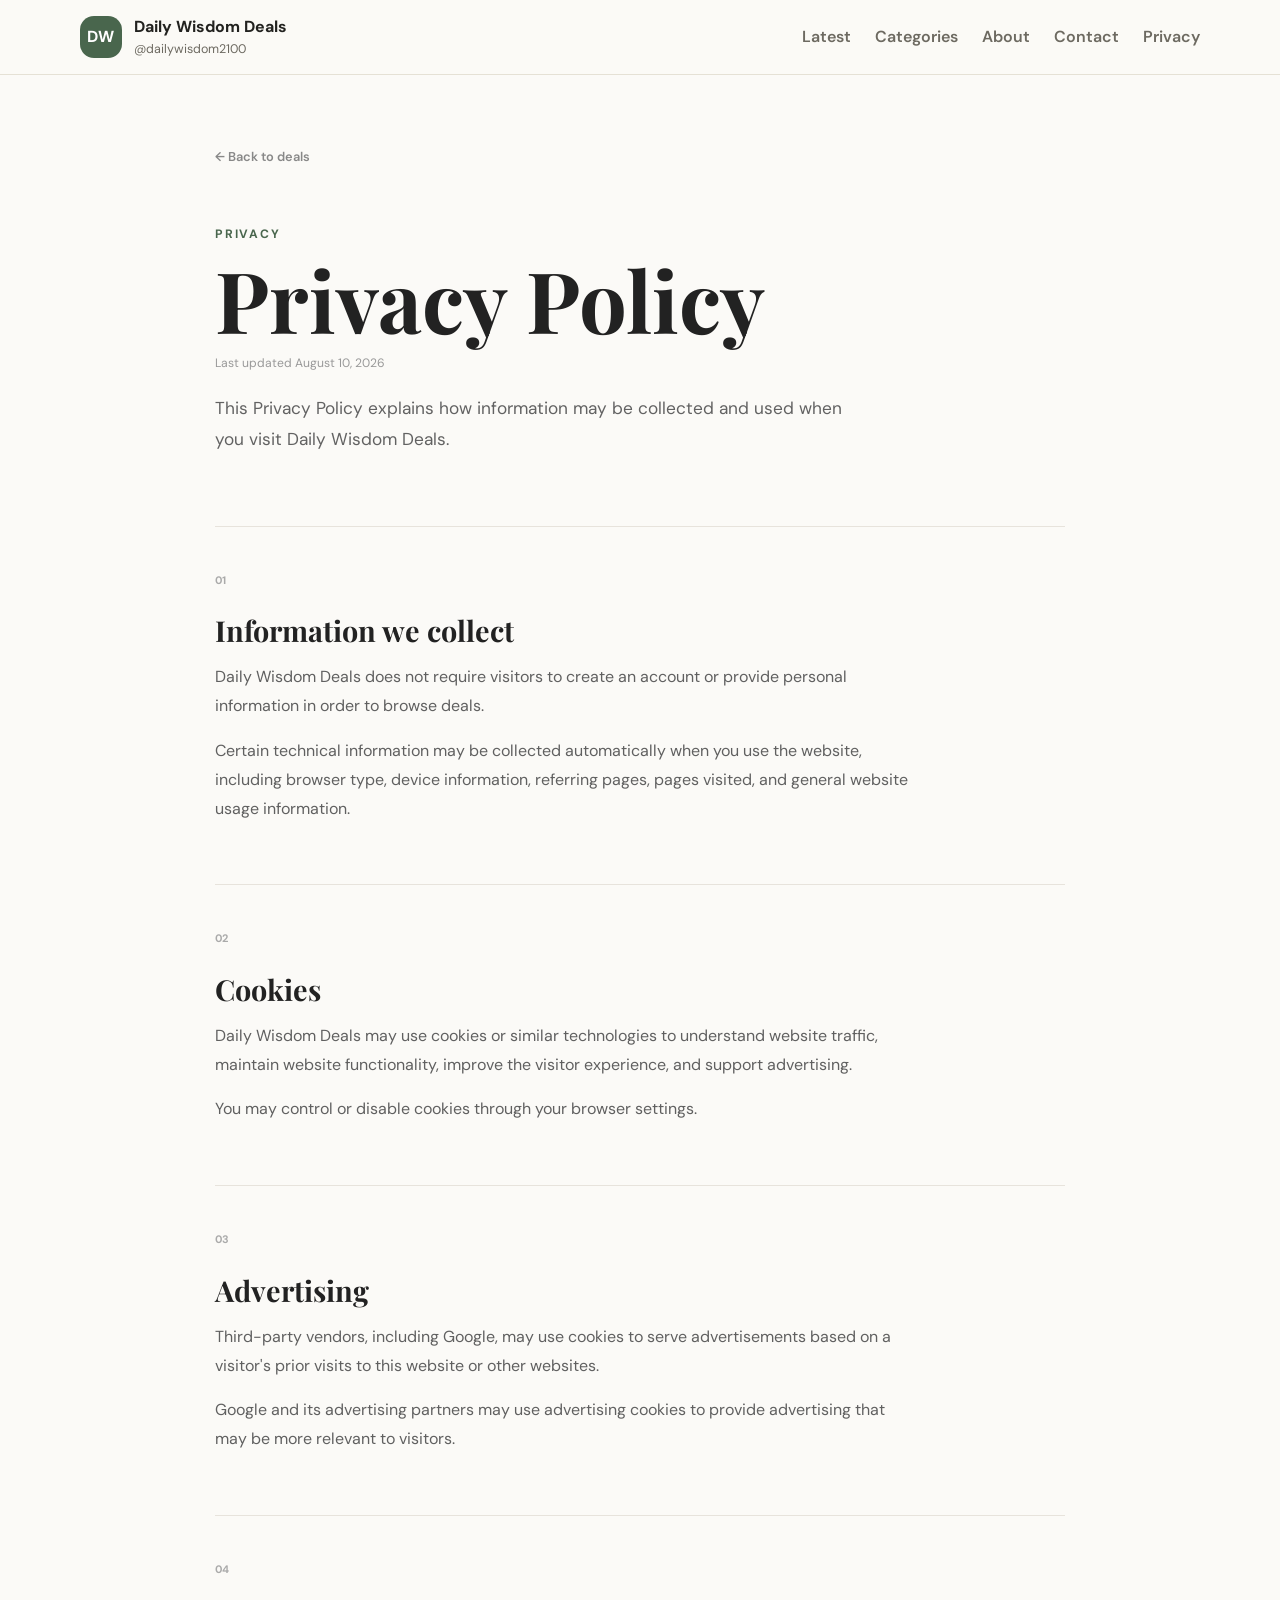
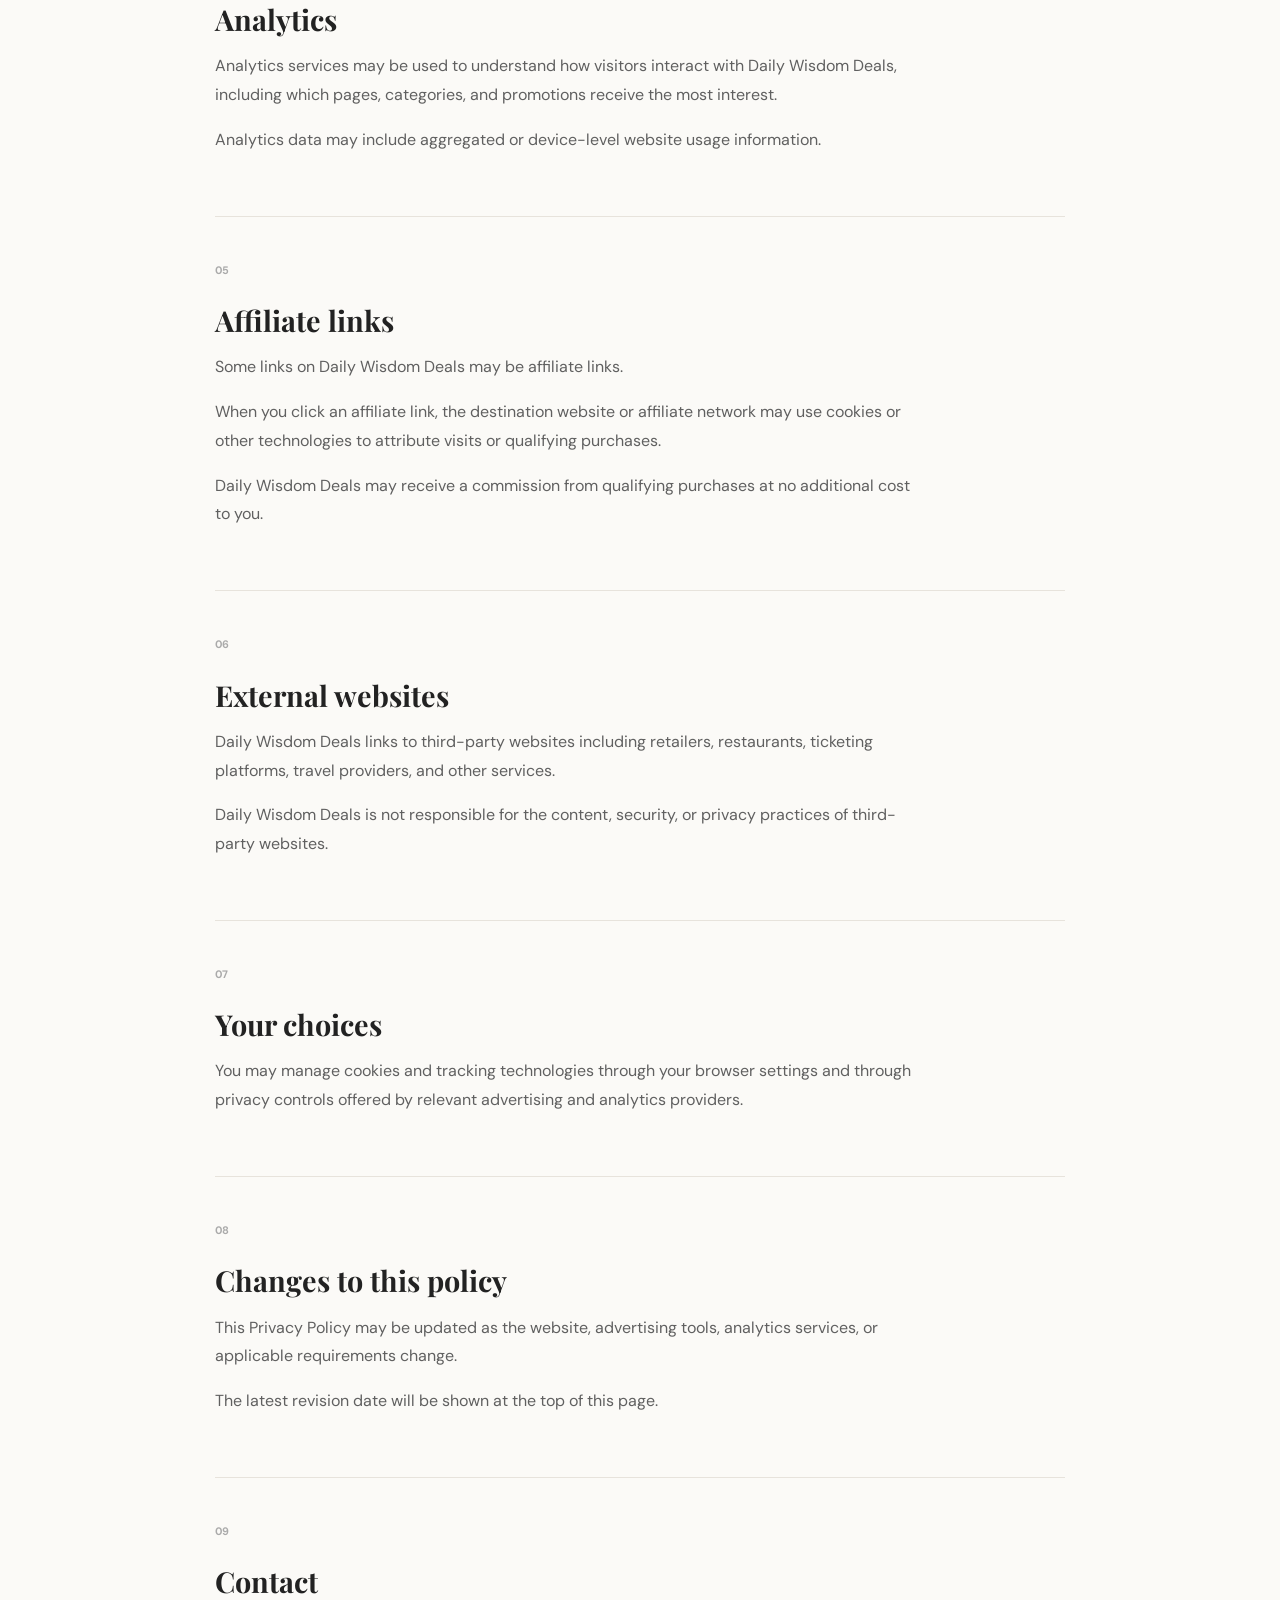
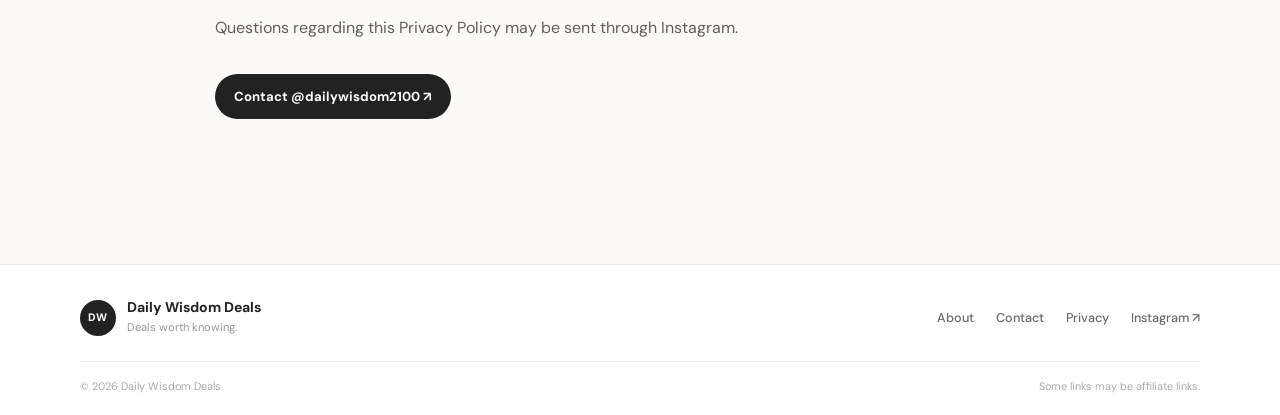
<file: privacy.html>
<!DOCTYPE html>
<html lang="en">

<head>
  <meta charset="UTF-8" />

  <meta
    name="viewport"
    content="width=device-width, initial-scale=1.0"
  />

  <meta
    name="description"
    content="Privacy Policy for Daily Wisdom Deals."
  />

  <title>Privacy Policy | Daily Wisdom Deals</title>

  <link rel="preconnect" href="https://fonts.googleapis.com">

  <link
    rel="preconnect"
    href="https://fonts.gstatic.com"
    crossorigin
  >

  <link
    href="https://fonts.googleapis.com/css2?family=DM+Sans:wght@400;500;600;700&family=Playfair+Display:wght@700&display=swap"
    rel="stylesheet"
  >

  <link rel="stylesheet" href="styles.css" />
</head>


<body class="info-page-body">

  <!-- HEADER -->
  <header class="site-header">
    <div class="container header-inner">

      <a
        class="brand"
        href="index.html#top"
        aria-label="Daily Wisdom Deals home"
      >

        <span class="brand-mark">
          DW
        </span>

        <span>
          <strong>Daily Wisdom Deals</strong>
          <small>@dailywisdom2100</small>
        </span>

      </a>


      <nav class="nav" aria-label="Main navigation">
        <a href="index.html#latest">Latest</a>
        <a href="index.html#categories">Categories</a>
        <a href="about.html">About</a>
        <a href="index.html#contact">Contact</a>
        <a href="privacy.html">Privacy</a>
      </nav>

    </div>
  </header>


  <main class="info-page">

    <div class="info-page-container">

      <a
        href="index.html#top"
        class="back-link"
      >
        ← Back to deals
      </a>


      <header class="info-page-header">

        <p class="eyebrow">
          Privacy
        </p>

        <h1>
          Privacy Policy
        </h1>

        <p class="info-page-date">
          Last updated August 10, 2026
        </p>

        <p class="info-page-intro">
          This Privacy Policy explains how information may be collected
          and used when you visit Daily Wisdom Deals.
        </p>

      </header>


      <div class="privacy-content">


        <section>
          <span class="privacy-number">01</span>

          <h2>
            Information we collect
          </h2>

          <p>
            Daily Wisdom Deals does not require visitors to create an
            account or provide personal information in order to browse
            deals.
          </p>

          <p>
            Certain technical information may be collected
            automatically when you use the website, including browser
            type, device information, referring pages, pages visited,
            and general website usage information.
          </p>
        </section>


        <section>
          <span class="privacy-number">02</span>

          <h2>
            Cookies
          </h2>

          <p>
            Daily Wisdom Deals may use cookies or similar technologies
            to understand website traffic, maintain website
            functionality, improve the visitor experience, and support
            advertising.
          </p>

          <p>
            You may control or disable cookies through your browser
            settings.
          </p>
        </section>


        <section>
          <span class="privacy-number">03</span>

          <h2>
            Advertising
          </h2>

          <p>
            Third-party vendors, including Google, may use cookies to
            serve advertisements based on a visitor's prior visits to
            this website or other websites.
          </p>

          <p>
            Google and its advertising partners may use advertising
            cookies to provide advertising that may be more relevant
            to visitors.
          </p>
        </section>


        <section>
          <span class="privacy-number">04</span>

          <h2>
            Analytics
          </h2>

          <p>
            Analytics services may be used to understand how visitors
            interact with Daily Wisdom Deals, including which pages,
            categories, and promotions receive the most interest.
          </p>

          <p>
            Analytics data may include aggregated or device-level
            website usage information.
          </p>
        </section>


        <section>
          <span class="privacy-number">05</span>

          <h2>
            Affiliate links
          </h2>

          <p>
            Some links on Daily Wisdom Deals may be affiliate links.
          </p>

          <p>
            When you click an affiliate link, the destination website
            or affiliate network may use cookies or other technologies
            to attribute visits or qualifying purchases.
          </p>

          <p>
            Daily Wisdom Deals may receive a commission from qualifying
            purchases at no additional cost to you.
          </p>
        </section>


        <section>
          <span class="privacy-number">06</span>

          <h2>
            External websites
          </h2>

          <p>
            Daily Wisdom Deals links to third-party websites including
            retailers, restaurants, ticketing platforms, travel
            providers, and other services.
          </p>

          <p>
            Daily Wisdom Deals is not responsible for the content,
            security, or privacy practices of third-party websites.
          </p>
        </section>


        <section>
          <span class="privacy-number">07</span>

          <h2>
            Your choices
          </h2>

          <p>
            You may manage cookies and tracking technologies through
            your browser settings and through privacy controls offered
            by relevant advertising and analytics providers.
          </p>
        </section>


        <section>
          <span class="privacy-number">08</span>

          <h2>
            Changes to this policy
          </h2>

          <p>
            This Privacy Policy may be updated as the website,
            advertising tools, analytics services, or applicable
            requirements change.
          </p>

          <p>
            The latest revision date will be shown at the top of this
            page.
          </p>
        </section>


        <section>
          <span class="privacy-number">09</span>

          <h2>
            Contact
          </h2>

          <p>
            Questions regarding this Privacy Policy may be sent through
            Instagram.
          </p>

          <a
            class="page-button"
            href="https://www.instagram.com/dailywisdom2100/"
            target="_blank"
            rel="noopener noreferrer"
          >
            Contact @dailywisdom2100 ↗
          </a>

        </section>

      </div>

    </div>

  </main>


  <footer class="site-footer">
    <div class="container">

      <div class="footer-top">

        <a class="footer-brand" href="index.html#top">

          <span class="footer-logo">
            DW
          </span>

          <span class="footer-brand-copy">
            <strong>Daily Wisdom Deals</strong>
            <small>Deals worth knowing.</small>
          </span>

        </a>


        <nav class="footer-nav">
          <a href="about.html">About</a>
          <a href="index.html#contact">Contact</a>
          <a href="privacy.html">Privacy</a>

          <a
            href="https://www.instagram.com/dailywisdom2100/"
            target="_blank"
            rel="noopener noreferrer"
          >
            Instagram ↗
          </a>
        </nav>

      </div>


      <div class="footer-bottom">

        <span>
          © 2026 Daily Wisdom Deals
        </span>

        <span>
          Some links may be affiliate links.
        </span>

      </div>

    </div>
  </footer>

  <!-- Cloudflare Web Analytics --><script type='module' src='https://static.cloudflareinsights.com/beacon.min.js' data-cf-beacon='{"token": "5988902507964d5c8f0d39f0b66d9e06"}'></script><!-- End Cloudflare Web Analytics -->
</body>
</html>
</file>
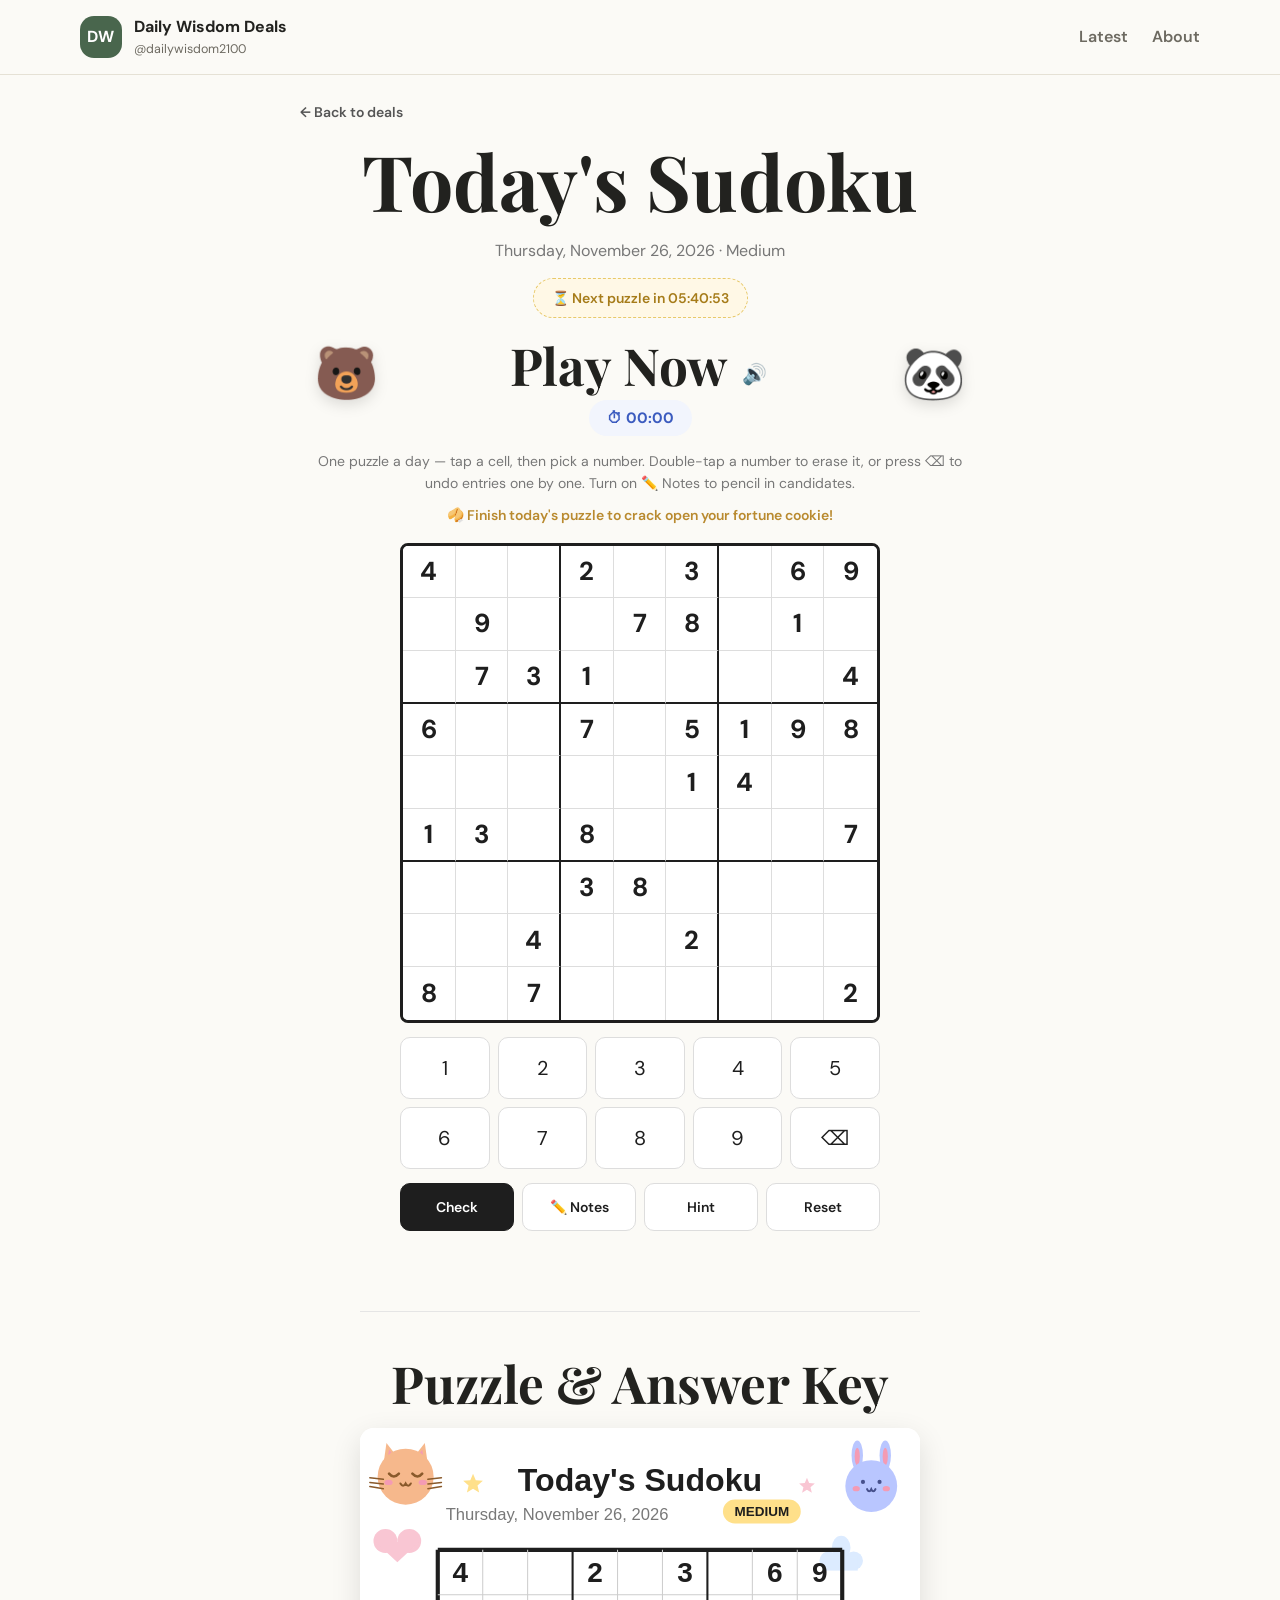
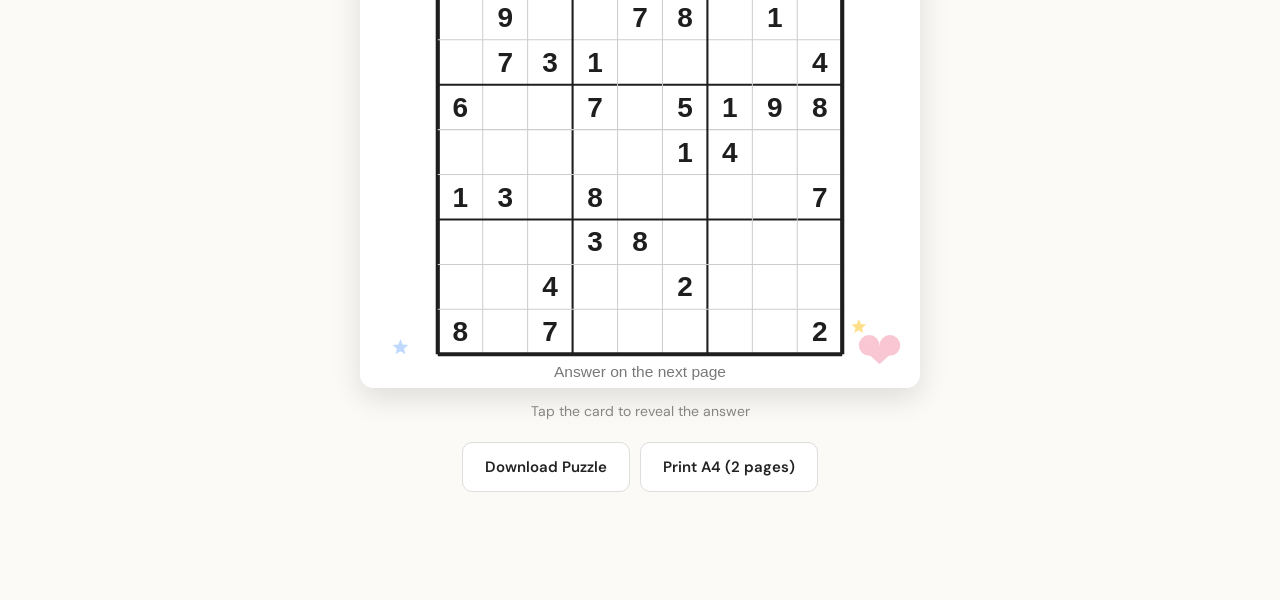
<file: sudoku.html>
<!DOCTYPE html>
<html lang="en">
<head>
  <meta charset="UTF-8" />
  <meta name="viewport" content="width=device-width, initial-scale=1.0" />
  <meta name="description" content="Play today's Sudoku — flip for the answer key, download, print, or play right here." />
  <meta name="google-adsense-account" content="ca-pub-2325206192146633">
  <title>Today's Sudoku — Daily Wisdom Deals</title>
  <link rel="preconnect" href="https://fonts.googleapis.com">
  <link rel="preconnect" href="https://fonts.gstatic.com" crossorigin>
  <link href="https://fonts.googleapis.com/css2?family=DM+Sans:wght@400;500;600;700&family=Playfair+Display:wght@700&display=swap" rel="stylesheet">
  <link rel="stylesheet" href="styles.css?v=20261010c" />
  <script async src="https://pagead2.googlesyndication.com/pagead/js/adsbygoogle.js?client=ca-pub-2325206192146633"
     crossorigin="anonymous"></script>
  <style>
    .sudoku-page { max-width: 720px; margin: 0 auto; padding: 24px 20px 64px; }
    .sudoku-page h1 { font-family: 'Playfair Display', serif; text-align: center; margin: 8px 0 4px; }
    .sudoku-date { text-align: center; color: #777; margin-bottom: 20px; }
    .back-link { display: inline-block; margin-bottom: 8px; color: #555; text-decoration: none; font-size: 14px; }
    .back-link:hover { text-decoration: underline; }

    /* Flip card */
    .sudoku-flip { perspective: 1400px; cursor: pointer; max-width: 560px; margin: 0 auto; }
    .sudoku-flip .flip-inner { position: relative; width: 100%; aspect-ratio: 1/1; transition: transform .65s; transform-style: preserve-3d; }
    .sudoku-flip.flipped .flip-inner { transform: rotateY(180deg); }
    .sudoku-flip .flip-front, .sudoku-flip .flip-back {
      position: absolute; inset: 0; backface-visibility: hidden; -webkit-backface-visibility: hidden;
      border-radius: 14px; overflow: hidden; box-shadow: 0 10px 30px rgba(0,0,0,.12); background: #fff;
    }
    .sudoku-flip .flip-back { transform: rotateY(180deg); }
    .sudoku-flip img { width: 100%; height: 100%; display: block; }
    .flip-hint { text-align: center; color: #888; font-size: 14px; margin: 12px 0 20px; }

    .sudoku-actions { display: flex; gap: 10px; justify-content: center; flex-wrap: wrap; margin-bottom: 44px; }
    .btn { display: inline-block; padding: 12px 22px; border-radius: 10px; font-weight: 600; font-size: 15px;
           text-decoration: none; border: 1px solid #ddd; background: #fff; color: #222; cursor: pointer; }
    .btn.primary { background: #1e1e1e; color: #fff; border-color: #1e1e1e; }
    .btn:hover { opacity: .88; }

    .section-divider { border: 0; border-top: 1px solid #e5e5e5; margin: 44px auto; max-width: 560px; }
    .flip-title { text-align: center; margin-bottom: 16px; }
    #play { margin-bottom: 8px; }

    /* Game */
    #play h2 { text-align: center; margin-bottom: 6px; }
    #play .sub { text-align: center; color: #777; margin-bottom: 18px; font-size: 14px; }
    #game-grid { display: grid; grid-template-columns: repeat(9, 1fr); max-width: 480px; margin: 0 auto;
                 border: 3px solid #1e1e1e; border-radius: 8px; overflow: hidden; background: #fff; user-select: none; }
    #game-grid .cell { aspect-ratio: 1; display: flex; align-items: center; justify-content: center;
      font-size: clamp(16px, 5vw, 26px); border: 0; border-right: 1px solid #ddd; border-bottom: 1px solid #ddd;
      background: #fff; cursor: pointer; padding: 0; color: #1e1e1e; font-family: 'DM Sans', sans-serif; }
    #game-grid .cell:nth-child(9n) { border-right: 0; }
    #game-grid .cell:nth-child(n+73) { border-bottom: 0; }
    #game-grid .cell.thick-r { border-right: 2px solid #1e1e1e; }
    #game-grid .cell.thick-b { border-bottom: 2px solid #1e1e1e; }
    #game-grid .cell.given { font-weight: 700; cursor: default; }
    #game-grid .cell.sel { background: #e8eefc; box-shadow: inset 0 0 0 2px #2563eb; }
    #game-grid .cell.peer { background: #f2f5fd; }
    #game-grid .cell.same { color: #2563eb; font-weight: 700; }
    #game-grid .cell.err { color: #d33; }
    #game-grid .cell.hintv { color: #2563eb; font-style: italic; }
    #game-pad { display: grid; grid-template-columns: repeat(5, 1fr); gap: 8px; max-width: 480px; margin: 14px auto 0; }
    #game-pad button { padding: 14px 0; font-size: 20px; border-radius: 10px; border: 1px solid #ddd;
      background: #fff; cursor: pointer; font-family: 'DM Sans', sans-serif; color: #1e1e1e; }
    #game-pad button:active { background: #eef2fb; }
    .game-row { display: flex; gap: 8px; max-width: 480px; margin: 14px auto 0; }
    .game-row button { flex: 1; padding: 12px; border-radius: 10px; border: 1px solid #ddd; background: #fff;
      cursor: pointer; font-size: 14px; font-weight: 600; color: #1e1e1e; }
    .game-row button.primary { background: #1e1e1e; color: #fff; border-color: #1e1e1e; }
    .game-row button.active { background: #e8eefc; border-color: #2563eb; color: #1d4ed8; }
    .timer-row { text-align: center; margin: 2px 0 12px; }
    #gameTimer { display: inline-block; background: #f2f5fd; color: #3b5bbf; padding: 6px 18px;
      border-radius: 18px; font-weight: 700; font-size: 15px; font-variant-numeric: tabular-nums; }
    .fortune-teaser { text-align: center; color: #b98a2f; font-size: 14px; font-weight: 600;
      margin: -8px 0 16px; }
    #game-grid .cell .pencil { display: grid; grid-template-columns: repeat(3, 1fr);
      grid-template-rows: repeat(3, 1fr); width: 100%; height: 100%; pointer-events: none; }
    #game-grid .cell .pencil span { display: flex; align-items: center; justify-content: center;
      font-size: clamp(8px, 2.2vw, 11px); color: #8a8f9e; font-weight: 600; }
    #game-msg { text-align: center; min-height: 24px; color: #666; margin-top: 12px; font-size: 14px; }
    #game-msg.win { color: #1a7f37; font-weight: 700; font-size: 18px; }



    /* ---------- daily cute characters ---------- */
    #play { position: relative; }
    #char-decor { position: absolute; inset: 0; pointer-events: none; overflow: visible; }
    #char-decor span { position: absolute; font-size: clamp(34px, 9vw, 52px);
      animation: floaty 3.6s ease-in-out infinite; filter: drop-shadow(0 5px 7px rgba(0,0,0,.12)); }
    #char-decor .c1 { top: -6px; left: 2%; }
    #char-decor .c2 { top: -6px; right: 2%; animation-delay: -1.8s; }
    @keyframes floaty { 0%,100% { transform: translateY(0) rotate(-7deg); } 50% { transform: translateY(-13px) rotate(7deg); } }

    .puzzle-countdown { text-align: center; margin: -6px 0 20px; }
    .puzzle-countdown span { display: inline-block; background: #fff8e6; color: #a67c1a;
      padding: 8px 18px; border-radius: 20px; font-weight: 600; font-size: 14px;
      border: 1px dashed #e8c96a; font-variant-numeric: tabular-nums; }

    /* ---------- Playful game animations ---------- */
    .sound-btn { background: none; border: 0; font-size: 20px; cursor: pointer; vertical-align: middle; padding: 4px; }
    #game-wrap { position: relative; max-width: 480px; margin: 0 auto; }
    #game-grid { margin: 0; }
    @keyframes cellPop { 0% { transform: scale(1); } 40% { transform: scale(1.28); } 100% { transform: scale(1); } }
    #game-grid .cell.pop { animation: cellPop .32s ease; }
    @keyframes gridShake { 0%,100% { transform: translateX(0); } 20% { transform: translateX(-9px); } 40% { transform: translateX(9px); } 60% { transform: translateX(-6px); } 80% { transform: translateX(6px); } }
    #game-grid.shake { animation: gridShake .45s ease; }
    @keyframes msgBounce { 0% { transform: scale(.6); opacity: 0; } 60% { transform: scale(1.12); opacity: 1; } 100% { transform: scale(1); } }
    #game-msg.win { animation: msgBounce .5s ease; }
    #game-stamp { position: absolute; inset: 0; display: flex; align-items: center; justify-content: center;
      font-size: clamp(48px, 14vw, 84px); font-weight: 800; pointer-events: none; opacity: 0; z-index: 5; }
    #game-stamp.show { opacity: 1; animation: stampIn .38s ease; }
    #game-stamp.buzz { color: #d33; text-shadow: 0 3px 0 #fff, 0 0 24px rgba(221,51,51,.35); }
    #game-stamp.yeah { color: #1a7f37; text-shadow: 0 3px 0 #fff, 0 0 24px rgba(26,127,55,.3); }
    @keyframes stampIn { 0% { transform: scale(2.6) rotate(-14deg); opacity: 0; } 60% { transform: scale(.94) rotate(4deg); opacity: 1; } 100% { transform: scale(1) rotate(-4deg); opacity: 1; } }
    .confetti-piece { position: fixed; top: -14px; z-index: 9999; pointer-events: none; animation-name: confettiFall; animation-timing-function: linear; animation-fill-mode: forwards; }
    @keyframes confettiFall { to { transform: translateY(112vh) rotate(720deg); } }
    #game-pad button { transition: transform .08s ease; }
    #game-pad button:active { transform: scale(.92); }

    /* ---------- fortune cookie ---------- */
    #fortune-overlay { position: fixed; inset: 0; z-index: 10000; display: none;
      align-items: center; justify-content: center; padding: 24px;
      background: rgba(30,30,30,.45); backdrop-filter: blur(3px); -webkit-backdrop-filter: blur(3px); }
    #fortune-overlay.show { display: flex; }
    .fortune-box { background: #fffdf7; border-radius: 20px; max-width: 380px; width: 100%;
      padding: 36px 28px 30px; text-align: center; box-shadow: 0 24px 70px rgba(0,0,0,.28);
      border: 1px solid #f0e2c8; animation: fortunePop .45s ease; }
    @keyframes fortunePop { 0% { transform: scale(.7); opacity: 0; } 100% { transform: scale(1); opacity: 1; } }
    #fortune-cookie { font-size: 96px; cursor: pointer; display: inline-block;
      animation: cookieWiggle 1.6s ease-in-out infinite; }
    @keyframes cookieWiggle { 0%,100% { transform: rotate(-8deg); } 50% { transform: rotate(8deg) scale(1.06); } }
    #fortune-cookie.cracked { animation: cookieCrack .4s ease forwards; }
    @keyframes cookieCrack { 40% { transform: scale(1.25) rotate(10deg); } 100% { transform: scale(0) rotate(40deg); opacity: 0; } }
    #fortune-prompt { color: #8a6d3b; font-size: 15px; margin: 14px 0 0; line-height: 1.5; }
    #fortune-slip { margin-top: 6px; animation: slipIn .5s ease; }
    @keyframes slipIn { 0% { transform: translateY(14px); opacity: 0; } 100% { transform: none; opacity: 1; } }
    .fortune-kicker { color: #b98a2f; font-size: 13px; font-weight: 700; letter-spacing: .08em;
      text-transform: uppercase; margin-bottom: 10px; }
    #fortune-text { font-family: 'Playfair Display', serif; font-size: 21px; line-height: 1.55;
      color: #3a2f1d; margin: 0 0 20px; }
    #fortune-close { width: 100%; }

    /* Print: puzzle page 1, answer key page 2 */
    #print-sheet { display: none; }
    @page { size: A4; margin: 0; }
    @media print {
      html, body { margin: 0 !important; padding: 0 !important; }
      body > *:not(#print-sheet) { display: none !important; }
      #print-sheet { display: block !important; }
      #print-sheet .print-page {
        width: 210mm; height: 296mm; box-sizing: border-box; padding: 12mm;
        display: flex; align-items: center; justify-content: center;
        page-break-after: always; page-break-inside: avoid; overflow: hidden;
      }
      #print-sheet .print-page:last-child { page-break-after: auto; }
      #print-sheet img { max-width: 100%; max-height: 100%; object-fit: contain; }
    }
  </style>
</head>
<body>
  <header class="site-header">
    <div class="container header-inner">
      <a class="brand" href="index.html#top" aria-label="Daily Wisdom Deals home">
        <span class="brand-mark">DW</span>
        <span><strong>Daily Wisdom Deals</strong><small>@dailywisdom2100</small></span>
      </a>
      <nav class="nav" aria-label="Main navigation">
        <a href="index.html#latest">Latest</a>
        <a href="index.html#about">About</a>
      </nav>
    </div>
  </header>

  <main class="sudoku-page">
    <a class="back-link" href="index.html#latest">&larr; Back to deals</a>
    <h1>Today's Sudoku</h1>
    <p class="sudoku-date" id="sudokuDate">Loading today&#8217;s puzzle...</p>
    <p class="puzzle-countdown"><span id="puzzleCountdown">\u23F3 Next puzzle in --:--:--</span></p>

    <section id="play">
      <div id="char-decor" aria-hidden="true"></div>
      <h2>Play Now <button type="button" id="soundToggle" class="sound-btn" aria-label="Toggle sound">🔊</button></h2>
      <div class="timer-row"><span id="gameTimer">⏱ 00:00</span></div>
      <p class="sub">One puzzle a day &mdash; tap a cell, then pick a number. Double-tap a number to erase it, or press ⌫ to undo entries one by one. Turn on ✏️ Notes to pencil in candidates.</p>
      <p class="fortune-teaser">🥠 Finish today's puzzle to crack open your fortune cookie!</p>
      <div id="game-wrap"><div id="game-grid" role="grid" aria-label="Sudoku board"></div><div id="game-stamp" aria-hidden="true"></div></div>
      <div id="game-pad"></div>
      <div class="game-row">
        <button type="button" id="gCheck" class="primary">Check</button>
        <button type="button" id="gNotes">✏️ Notes</button>
        <button type="button" id="gHint">Hint</button>
        <button type="button" id="gReset">Reset</button>
      </div>
      <p id="game-msg"></p>
    </section>

    <div id="fortune-overlay" aria-hidden="true">
      <div class="fortune-box" role="dialog" aria-label="Today's fortune cookie">
        <div id="fortune-cookie" aria-hidden="true">🥠</div>
        <p id="fortune-prompt">You solved today's puzzle!<br>Cracking open your fortune…</p>
        <div id="fortune-slip" hidden>
          <p class="fortune-kicker">🥠 Today's fortune</p>
          <p id="fortune-text"></p>
        </div>
        <button type="button" id="fortune-close" class="btn primary" hidden>Keep it 💛</button>
      </div>
    </div>

    <hr class="section-divider">

    <h2 class="flip-title">Puzzle &amp; Answer Key</h2>
    <div class="sudoku-flip" id="flipCard" role="button" tabindex="0" aria-label="Tap to flip between puzzle and answer">
      <div class="flip-inner">
        <div class="flip-front"><img id="flipFrontImg" src="images/sudoku_2026-10-09_puzzle.svg" alt="Today's Sudoku puzzle"></div>
        <div class="flip-back"><img id="flipBackImg" src="images/sudoku_2026-10-09_solution.svg" alt="Today's Sudoku answer key"></div>
      </div>
    </div>
    <p class="flip-hint" id="flipHint">Tap the card to reveal the answer</p>

    <div class="sudoku-actions">
      <a class="btn" id="dlBtn" href="images/sudoku_2026-10-09_puzzle.svg" download="sudoku-2026-10-09.svg">Download Puzzle</a>
      <button class="btn" type="button" id="printBtn">Print A4 (2 pages)</button>
    </div>

  </main>

  <div id="print-sheet" aria-hidden="true">
    <div class="print-page"><img id="printImg" src="images/sudoku_2026-10-09_puzzle.svg" alt=""></div>
    <div class="print-page"><img id="printSolImg" src="images/sudoku_2026-10-09_solution.svg" alt=""></div>
  </div>

<script>
(function(){
  /* ---------- flip card ---------- */
  var flip = document.getElementById('flipCard'),
      hint = document.getElementById('flipHint');
  function toggleFlip(){
    flip.classList.toggle('flipped');
    hint.textContent = flip.classList.contains('flipped') ? 'Tap to go back to the puzzle' : 'Tap the card to reveal the answer';
  }
  flip.addEventListener('click', toggleFlip);
  flip.addEventListener('keydown', function(e){ if(e.key==='Enter'||e.key===' '){ e.preventDefault(); toggleFlip(); } });

  /* ---------- print ---------- */
  document.getElementById('printBtn').addEventListener('click', function(){
      var ua = (navigator.userAgent || '') + ' ' + (navigator.vendor || '');
      if (/Instagram|FBAN|FBAV|FB_IAB|Line\/|KAKAOTALK|Naver|DaumApp|; wv\)/i.test(ua)) {
        alert('Printing needs your main browser.\n\nTap \u2022\u2022\u2022 (or Share) \u2192 "Open in Safari" / "Open in Chrome", then tap Print A4 again.');
        return;
      }
      window.print();
    });

  /* ---------- daily puzzle (one per day) ---------- */
  function cap(s){ return s.charAt(0).toUpperCase() + s.slice(1).toLowerCase(); }



  /* ---------- daily cute background characters ---------- */
  (function(){
    var chars = ['🐱','🐰','🐻','🐤','🦊','🐼','🐸'];
    var dayNum = Math.floor(Date.now() / 86400000);
    var box = document.getElementById('char-decor');
    var picks = [chars[dayNum % chars.length], chars[(dayNum + 3) % chars.length]];
    picks.forEach(function(ch, i){
      var s = document.createElement('span');
      s.className = 'c' + (i+1); s.textContent = ch;
      box.appendChild(s);
    });
  })();

  /* ---------- playful FX: sound, confetti, stamps ---------- */
  var FX = (function(){
    var ctx = null, muted = false;
    function ac(){ if(!ctx){ try{ ctx = new (window.AudioContext||window.webkitAudioContext)(); }catch(e){} } return ctx; }
    function tone(freq, delay, dur, type, vol){
      if(muted) return; var c = ac(); if(!c) return;
      var t = c.currentTime + delay, o = c.createOscillator(), g = c.createGain();
      o.type = type; o.frequency.value = freq;
      g.gain.setValueAtTime(0.0001, t);
      g.gain.exponentialRampToValueAtTime(vol, t + 0.02);
      g.gain.exponentialRampToValueAtTime(0.0001, t + dur);
      o.connect(g); g.connect(c.destination);
      o.start(t); o.stop(t + dur + 0.05);
    }
    function confetti(){
      var colors = ['#ff6b9d','#ffd93d','#6bcbff','#a78bfa','#7bed9f','#ffb347'];
      for(var i=0;i<90;i++){
        var p = document.createElement('div');
        p.className = 'confetti-piece';
        p.style.left = (Math.random()*100) + 'vw';
        p.style.background = colors[i % colors.length];
        p.style.width = (6+Math.random()*8)+'px';
        p.style.height = (8+Math.random()*10)+'px';
        p.style.animationDuration = (2.2+Math.random()*2)+'s';
        if(Math.random()<.35) p.style.borderRadius = '50%';
        document.body.appendChild(p);
        (function(el){ setTimeout(function(){ el.remove(); }, 4800); })(p);
      }
    }
    function stamp(text, cls){
      var s = document.getElementById('game-stamp');
      s.textContent = text; s.className = 'show ' + cls;
      clearTimeout(s._t);
      s._t = setTimeout(function(){ s.className=''; }, 950);
    }
    return {
      pop: function(){ tone(620, 0, .1, 'sine', .14); },
      wrong: function(){ tone(220, 0, .16, 'sawtooth', .1); tone(155, .13, .28, 'sawtooth', .1); },
      win: function(){ var n=[523,659,784,1047]; for(var i=0;i<n.length;i++) tone(n[i], i*.11, .2, 'triangle', .16); tone(1319, .48, .45, 'triangle', .14); },
      confetti: confetti, stamp: stamp,
      toggle: function(){ muted = !muted; return muted; }
    };
  })();

  function celebrate(){
    FX.confetti(); FX.win(); FX.stamp('🎉', 'yeah');
    showFortune();
  }
  function bonk(){
    FX.wrong(); FX.stamp('Oops!', 'buzz');
    grid.classList.remove('shake'); void grid.offsetWidth; grid.classList.add('shake');
  }

  /* ---------- fortune cookie: one warm line a day ---------- */
  var FORTUNES=[
    "A calm mind solves the hardest puzzles \u2014 in games and in life.",
    "Small steps every day lead to big changes.",
    "You showed up today. That already counts for a lot.",
    "Patience is a superpower. You just proved it.",
    "Good things are quietly making their way to you.",
    "Trust the process \u2014 you're exactly where you need to be.",
    "Your persistence today will pay off tomorrow.",
    "Take a breath. You've earned this little victory.",
    "The best ideas arrive when the mind is at play.",
    "Kindness you give today returns to you doubled.",
    "A fresh puzzle, a fresh start \u2014 every morning is a gift.",
    "You don't have to be perfect to make progress.",
    "Someone is grateful you exist. Yes, really.",
    "Slow down and savor the small wins.",
    "Your focus is your fortune.",
    "Today, choose joy \u2014 even in tiny doses.",
    "The answer was inside you all along.",
    "Keep going. You're closer than you think.",
    "A clear head and a warm heart can solve anything.",
    "Celebrate this win \u2014 then chase the next one.",
    "Good luck follows those who keep trying.",
    "You turned a blank grid into order. Imagine what else you can do.",
    "Rest is part of the work. Take it when you need it.",
    "Your effort today plants seeds for tomorrow.",
    "Stay curious \u2014 it keeps life interesting.",
    "One puzzle, one day, one victory at a time.",
    "The universe rewards a playful mind.",
    "You're doing better than you think.",
    "Make room for something wonderful today.",
    "Consistency beats intensity. You proved it again.",
    "Shine gently \u2014 the world notices."
  ];
  function fortuneIndex(){
    var n=laNow(), start=new Date(n.getFullYear(),0,0);
    return Math.floor((n-start)/864e5)%FORTUNES.length;
  }
  function showFortune(){
    var ov=document.getElementById('fortune-overlay'),
        ck=document.getElementById('fortune-cookie'),
        slip=document.getElementById('fortune-slip'),
        close=document.getElementById('fortune-close'),
        prompt=document.getElementById('fortune-prompt');
    document.getElementById('fortune-text').textContent='\u201C'+FORTUNES[fortuneIndex()]+'\u201D';
    ck.classList.remove('cracked'); ck.style.display='';
    slip.hidden=true; close.hidden=true; prompt.style.display='';
    ov.classList.add('show'); ov.setAttribute('aria-hidden','false');
    /* cookie cracks open on its own, fortune reveals right away */
    setTimeout(function(){
      ck.classList.add('cracked'); FX.pop();
      setTimeout(function(){
        ck.style.display='none'; prompt.style.display='none';
        slip.hidden=false; close.hidden=false;
      },380);
    },750);
  }
  document.getElementById('fortune-close').addEventListener('click',function(){
    var ov=document.getElementById('fortune-overlay');
    ov.classList.remove('show'); ov.setAttribute('aria-hidden','true');
  });

  /* ---------- game UI ---------- */
  var G={v:[],P:[],S:[],sel:-1,err:[],hint:[],done:false,notes:[],notesMode:false};
  var grid=document.getElementById('game-grid'), pad=document.getElementById('game-pad'),
      msg=document.getElementById('game-msg');

  /* ---------- timer ---------- */
  var T={t0:0,int:null};
  function fmtT(ms){ var s=Math.floor(ms/1000); function p(x){ return String(x).padStart(2,'0'); } return p(Math.floor(s/60))+':'+p(s%60); }
  function timerTick(){ var el=document.getElementById('gameTimer'); if(el) el.textContent='\u23F1 '+fmtT(Date.now()-T.t0); }
  function timerStart(){ if(T.int||G.done)return; T.t0=Date.now(); T.int=setInterval(timerTick,500); timerTick(); }
  function timerStop(){ if(T.int){ clearInterval(T.int); T.int=null; } }
  function timerReset(){ timerStop(); var el=document.getElementById('gameTimer'); if(el) el.textContent='\u23F1 00:00'; }

  function peers(i){ var r=(i/9)|0,c=i%9,s={}; for(var k=0;k<9;k++){ s[r*9+k]=1; s[k*9+c]=1; }
    var br=3*((r/3)|0),bc=3*((c/3)|0);
    for(var dr=0;dr<3;dr++) for(var dc=0;dc<3;dc++) s[(br+dr)*9+bc*3+dc]=1; return s; }

  function render(){
    grid.innerHTML='';
    var sv=G.sel>=0?G.v[G.sel]:0, ps=G.sel>=0?peers(G.sel):{};
    for(var i=0;i<81;i++){
      (function(idx){
        var b=document.createElement('button');
        b.type='button'; b.className='cell'; b.setAttribute('role','gridcell');
        var r=(idx/9)|0,c=idx%9;
        if(c===2||c===5)b.classList.add('thick-r');
        if(r===2||r===5)b.classList.add('thick-b');
        if(G.P[idx]){ b.textContent=G.P[idx]; b.classList.add('given'); }
        else if(G.v[idx]){ b.textContent=G.v[idx]; if(G.hint[idx])b.classList.add('hintv'); }
        else if(G.notes[idx]&&G.notes[idx].length){
          var pg=document.createElement('div'); pg.className='pencil';
          for(var dgt=1;dgt<=9;dgt++){ var sp=document.createElement('span'); sp.textContent=G.notes[idx].indexOf(dgt)>=0?dgt:''; pg.appendChild(sp); }
          b.appendChild(pg);
        }
        if(idx===G.popCell)b.classList.add('pop');
        if(idx===G.sel)b.classList.add('sel');
        else if(G.sel>=0&&ps[idx])b.classList.add('peer');
        if(sv&&G.v[idx]===sv&&idx!==G.sel)b.classList.add('same');
        if(G.err[idx])b.classList.add('err');
        b.addEventListener('click',function(){
          if(G.P[idx]||G.done)return;
          G.sel=(G.sel===idx)?-1:idx; msg.textContent=''; msg.classList.remove('win'); render();
        });
        b.addEventListener('dblclick',function(e){
          e.preventDefault();
          if(G.P[idx]||G.hint[idx]||G.done||!G.v[idx])return;
          G.v[idx]=0; G.err[idx]=false; G.sel=idx; msg.textContent=''; render(); FX.pop();
        });
        grid.appendChild(b);
      })(i);
    }
    G.popCell = -1;
  }

  function toggleNote(idx,num){
    var ns=G.notes[idx], at=ns.indexOf(num);
    if(at>=0)ns.splice(at,1); else { ns.push(num); ns.sort(); }
    msg.textContent=''; render(); FX.pop(); timerStart();
  }
  function setValue(idx,num){
    G.v[idx]=num; G.err[idx]=false; G.notes[idx]=[];
    var ps=peers(idx);
    for(var j=0;j<81;j++){ if(ps[j]&&j!==idx){ var ns=G.notes[j], at=ns.indexOf(num); if(at>=0)ns.splice(at,1); } }
    G.popCell=idx; G.history.push(idx); msg.textContent=''; render(); FX.pop(); timerStart(); autoCheckWin();
  }

  for(var n=1;n<=9;n++){
    (function(num){
      var b=document.createElement('button'); b.type='button'; b.textContent=num;
      b.addEventListener('click',function(){
        if(G.sel<0||G.P[G.sel]||G.hint[G.sel]||G.done)return;
        if(G.notesMode){ if(G.v[G.sel])return; toggleNote(G.sel,num); return; }
        setValue(G.sel,num);
      });
      pad.appendChild(b);
    })(n);
  }
  var eb=document.createElement('button'); eb.type='button'; eb.textContent='\u232B'; eb.setAttribute('aria-label','Undo last entry');
  eb.addEventListener('click',function(){
    if(G.done)return;
    while(G.history.length){
      var idx=G.history.pop();
      if(G.P[idx]||!G.v[idx])continue;
      G.v[idx]=0; G.err[idx]=false; G.hint[idx]=false; G.sel=idx;
      msg.textContent=''; render(); FX.pop();
      return;
    }
  });
  pad.appendChild(eb);

  function autoCheckWin(){
    for(var i=0;i<81;i++) if(G.v[i]!==G.S[i]) return;
    G.done=true; timerStop(); msg.textContent='You solved it! Come back tomorrow for a new puzzle.'; msg.classList.add('win'); render(); celebrate();
  }

  document.getElementById('gNotes').addEventListener('click',function(){
    if(G.done)return;
    G.notesMode=!G.notesMode;
    this.classList.toggle('active',G.notesMode);
    this.innerHTML=G.notesMode?'\u270F\uFE0F Notes ON':'\u270F\uFE0F Notes';
    msg.textContent=G.notesMode?'Notes mode on \u2014 tap numbers to pencil in candidates.':'';
    msg.classList.remove('win'); FX.pop();
  });

  document.getElementById('gCheck').addEventListener('click',function(){
    if(G.done)return;
    var errs=0, empty=0; G.err=[];
    for(var i=0;i<81;i++){
      if(G.P[i]){ G.err[i]=false; continue; }
      if(!G.v[i]){ empty++; G.err[i]=false; }
      else if(G.v[i]!==G.S[i]){ errs++; G.err[i]=true; }
      else G.err[i]=false;
    }
    if(!errs&&!empty){ G.done=true; timerStop(); msg.textContent='You solved it! Come back tomorrow for a new puzzle.'; msg.classList.add('win'); celebrate(); }
    else if(!errs){ msg.textContent='All correct so far — '+empty+' empty cells left.'; msg.classList.remove('win'); }
    else { msg.textContent=errs+' wrong '+(errs===1?'cell':'cells')+' marked in red.'; msg.classList.remove('win'); bonk(); }
    render();
  });

  document.getElementById('gHint').addEventListener('click',function(){
    if(G.done)return;
    var idx=G.sel;
    if(idx<0||G.P[idx]||G.v[idx]){ idx=-1; for(var i=0;i<81;i++) if(!G.P[i]&&!G.v[i]){ idx=i; break; } }
    if(idx<0){ msg.textContent='No empty cells left.'; return; }
    G.v[idx]=G.S[idx]; G.hint[idx]=true; G.err[idx]=false; G.notes[idx]=[]; G.sel=idx; G.history.push(idx); msg.textContent=''; render(); timerStart(); autoCheckWin();
  });

  document.getElementById('gReset').addEventListener('click',function(){
    if(G.done)return;
    var hasEntry=false;
    for(var i=0;i<81;i++) if(!G.P[i]&&(G.v[i]||G.notes[i].length)){ hasEntry=true; break; }
    if(!hasEntry)return;
    G.v=G.P.slice(); G.err=[]; G.hint=[]; G.notes=[]; for(var j=0;j<81;j++)G.notes.push([]);
    G.sel=-1; G.history=[]; G.notesMode=false;
    var nb=document.getElementById('gNotes'); nb.classList.remove('active'); nb.innerHTML='\u270F\uFE0F Notes';
    timerReset();
    msg.textContent='Fresh start — good luck!'; msg.classList.remove('win'); render(); FX.pop();
  });

  function startGame(puzzle, solution){
    G={v:puzzle.slice(),P:puzzle,S:solution,sel:-1,err:[],hint:[],done:false,popCell:-1,history:[],notes:[],notesMode:false};
    for(var i=0;i<81;i++)G.notes.push([]);
    var nb=document.getElementById('gNotes'); if(nb){ nb.classList.remove('active'); nb.innerHTML='\u270F\uFE0F Notes'; }
    timerReset();
    msg.textContent=''; msg.classList.remove('win'); render();
  }

  document.getElementById('soundToggle').addEventListener('click', function(){
    this.textContent = FX.toggle() ? '🔇' : '🔊';
  });

  var loadedDate = null;
  function applyDailyData(data){
    loadedDate = data.date;
    document.getElementById('sudokuDate').innerHTML = data.displayDate + ' &middot; ' + cap(data.difficulty);
    var pz='images/sudoku_'+data.date+'_puzzle.svg', so='images/sudoku_'+data.date+'_solution.svg';
    document.getElementById('flipFrontImg').src=pz;
    document.getElementById('flipBackImg').src=so;
    var dl=document.getElementById('dlBtn'); dl.href=pz; dl.setAttribute('download','sudoku-'+data.date+'.svg');
    document.getElementById('printImg').src=pz;
    document.getElementById('printSolImg').src=so;
    startGame(data.puzzle, data.solution);
  }

  /* countdown to the next midnight PT reset */
  function laNow(){ return new Date(new Date().toLocaleString('en-US',{timeZone:'America/Los_Angeles'})); }
  function msToReset(){
    var n = laNow(), r = new Date(n);
    r.setHours(0,0,0,0);
    if(r <= n) r.setDate(r.getDate()+1);
    return r - n;
  }
  function fmtLeft(ms){
    var s = Math.max(0, Math.floor(ms/1000));
    function p(x){ return String(x).padStart(2,'0'); }
    return p(Math.floor(s/3600))+':'+p(Math.floor(s%3600/60))+':'+p(s%60);
  }
  function tickCountdown(){
    var el = document.getElementById('puzzleCountdown');
    if(el) el.textContent = '⏳ Next puzzle in ' + fmtLeft(msToReset());
  }
  setInterval(tickCountdown, 1000); tickCountdown();

  /* auto-load the fresh puzzle after the midnight rollover */
  setInterval(function(){
    fetch('sudoku-daily.json?_='+Date.now())
      .then(function(r){ if(!r.ok) throw 0; return r.json(); })
      .then(function(data){
        if(loadedDate && data.date !== loadedDate){
          applyDailyData(data);
          msg.textContent = 'A fresh puzzle has arrived! 🎉';
          msg.classList.remove('win'); celebrate();
        }
      }).catch(function(){});
  }, 60000);

  fetch('sudoku-daily.json')
    .then(function(r){ if(!r.ok) throw 0; return r.json(); })
    .then(function(data){ applyDailyData(data); })
    .catch(function(){ msg.textContent="Couldn't load today's puzzle. Please try again later."; });

  document.addEventListener('keydown',function(e){
    if(G.sel<0||G.done)return;
    if(e.key>='1'&&e.key<='9'&&!G.P[G.sel]&&!G.hint[G.sel]){
      var num=+e.key;
      if(G.notesMode){ if(!G.v[G.sel]) toggleNote(G.sel,num); }
      else setValue(G.sel,num);
    }
    else if((e.key==='Backspace'||e.key==='Delete')&&!G.P[G.sel]&&!G.hint[G.sel]){ G.v[G.sel]=0; G.err[G.sel]=false; render(); }
  });

})();
</script>
  <!-- Cloudflare Web Analytics --><script type='module' src='https://static.cloudflareinsights.com/beacon.min.js' data-cf-beacon='{"token": "5988902507964d5c8f0d39f0b66d9e06"}'></script><!-- End Cloudflare Web Analytics -->
</body>
</html>
</file>
<file: styles.css>
:root {
  --bg: #fbfaf6;
  --surface: #ffffff;
  --surface-soft: #f2eee5;
  --text: #22221f;
  --muted: #6d6a61;
  --line: #ded8ca;
  --accent: #49664d;
  --accent-dark: #304735;
  --warm: #c9855c;
  --shadow: 0 14px 40px rgba(52, 47, 37, 0.08);
  --radius: 22px;
}

* {
  box-sizing: border-box;
}

html {
  scroll-behavior: smooth;
}

body {
  margin: 0;
  font-family: "DM Sans", sans-serif;
  color: var(--text);
  background: var(--bg);
  line-height: 1.6;
}

a {
  color: inherit;
  text-decoration: none;
}

button,
input,
select {
  font: inherit;
}

button {
  cursor: pointer;
}

.container {
  width: min(1120px, calc(100% - 36px));
  margin: 0 auto;
}

/* Header */

.site-header {
  position: sticky;
  top: 0;
  z-index: 20;
  background: rgba(251, 250, 246, 0.92);
  backdrop-filter: blur(14px);
  border-bottom: 1px solid rgba(222, 216, 202, 0.75);
}

.header-inner {
  min-height: 74px;
  display: flex;
  align-items: center;
  justify-content: space-between;
  gap: 24px;
}

.brand {
  display: flex;
  align-items: center;
  gap: 12px;
}

.brand-mark {
  width: 42px;
  height: 42px;
  border-radius: 14px;
  display: grid;
  place-items: center;
  color: #fff;
  background: var(--accent);
  font-weight: 700;
  letter-spacing: 0.05em;
}

.brand strong {
  display: block;
  font-size: 1rem;
}

.brand small {
  display: block;
  color: var(--muted);
  font-size: 0.78rem;
}

.nav {
  display: flex;
  gap: 24px;
  font-weight: 600;
  color: var(--muted);
}

.nav a:hover {
  color: var(--accent);
}

/* Hero */

.hero {
  padding: 88px 0 52px;
}

.hero-grid {
  display: grid;
  grid-template-columns: 1.35fr 0.65fr;
  gap: 54px;
  align-items: center;
}

.eyebrow {
  margin: 0 0 12px;
  text-transform: uppercase;
  letter-spacing: 0.15em;
  font-size: 0.76rem;
  font-weight: 700;
  color: var(--accent);
}

h1,
h2 {
  font-family: "Playfair Display", serif;
  line-height: 1.08;
  margin: 0;
}

h1 {
  font-size: clamp(3rem, 6vw, 5.8rem);
  max-width: 850px;
}

h2 {
  font-size: clamp(2rem, 4vw, 3.2rem);
}

.hero-copy {
  max-width: 720px;
  font-size: 1.08rem;
  color: var(--muted);
  margin: 24px 0 28px;
}

.hero-actions {
  display: flex;
  flex-wrap: wrap;
  gap: 12px;
}

.button {
  display: inline-flex;
  justify-content: center;
  align-items: center;
  min-height: 48px;
  padding: 0 20px;
  border-radius: 999px;
  font-weight: 700;
  border: 1px solid transparent;
}

.button.primary {
  color: #fff;
  background: var(--accent);
}

.button.primary:hover {
  background: var(--accent-dark);
}

.button.secondary {
  background: transparent;
  border-color: var(--line);
}

.button.secondary:hover {
  background: var(--surface-soft);
}

.hero-card {
  background: var(--surface);
  border: 1px solid var(--line);
  border-radius: var(--radius);
  padding: 26px;
  box-shadow: var(--shadow);
}

.hero-card-label {
  display: inline-block;
  padding: 6px 10px;
  border-radius: 999px;
  background: var(--surface-soft);
  color: var(--accent);
  font-weight: 700;
  font-size: 0.78rem;
}

.hero-card ol {
  margin: 18px 0 0;
  padding-left: 22px;
}

.hero-card li {
  margin: 12px 0;
}

/* Search */

.search-section {
  padding: 10px 0 18px;
}

.search-wrap {
  display: grid;
  grid-template-columns: 1fr 230px;
  gap: 12px;
}

.search-wrap input,
.search-wrap select {
  width: 100%;
  border: 1px solid var(--line);
  background: var(--surface);
  border-radius: 16px;
  padding: 15px 16px;
  outline: none;
}

.search-wrap input:focus,
.search-wrap select:focus {
  border-color: var(--accent);
  box-shadow: 0 0 0 3px rgba(73, 102, 77, 0.12);
}

/* Sections */

.section {
  padding: 72px 0;
}

.soft-section {
  background: var(--surface-soft);
}

.section-heading {
  display: flex;
  align-items: end;
  justify-content: space-between;
  gap: 20px;
  margin-bottom: 28px;
}

.deal-count {
  color: var(--muted);
}

/* Deal cards */

.deal-grid {
  display: grid;
  grid-template-columns: repeat(3, minmax(0, 1fr));
  gap: 22px;
}

.deal-card {
  position: relative;
  background: var(--surface);
  border: 1px solid var(--line);
  border-radius: var(--radius);
  overflow: hidden;
  box-shadow: var(--shadow);
  display: flex;
  flex-direction: column;
}

.deal-image {
  position: relative;
  min-height: 180px;
  aspect-ratio: 1 / 1;
  padding: 24px;
  display: flex;
  align-items: center;
  justify-content: center;
  background: linear-gradient(135deg, #efe7d8, #dfe8dd);
  overflow: hidden;
}

.deal-photo {
  width: 100%;
  height: 100%;
  display: block;
  object-fit: cover;
}

.deal-emoji {
  display: flex;
  align-items: center;
  justify-content: center;
  width: 100%;
  height: 100%;
  font-size: 72px;
}

.badge {
  position: absolute;
  top: 36px;
  right: 36px;
  z-index: 3;

  display: inline-flex;
  align-items: center;
  justify-content: center;

  min-width: 58px;
  min-height: 58px;
  max-width: calc(100% - 72px);
  padding: 8px 12px;

  box-sizing: border-box;
  border-radius: 999px;
  background: #fff;
  color: #111;

  font-size: 0.75rem;
  font-weight: 700;
  line-height: 1.2;
  text-align: center;
  white-space: normal;

  box-shadow: 0 6px 18px rgba(0, 0, 0, 0.08);
}

.deal-body {
  padding: 22px;
  display: flex;
  flex-direction: column;
  flex: 1;
}

.deal-meta {
  display: flex;
  justify-content: space-between;
  gap: 12px;
  color: var(--muted);
  font-size: 0.78rem;
  margin-bottom: 8px;
}

.deal-title {
  font-size: 1.35rem;
  line-height: 1.25;
  margin: 0 0 10px;
}

.deal-description {
  color: var(--muted);
  margin: 0 0 18px;
}

.code-box {
  display: flex;
  align-items: center;
  justify-content: space-between;
  gap: 10px;
  background: var(--surface-soft);
  border-radius: 14px;
  padding: 11px 12px;
  margin-bottom: 16px;
}

.code-box code {
  font-weight: 700;
}

.copy-btn {
  border: 0;
  background: transparent;
  color: var(--accent);
  font-weight: 700;
}

.deal-button {
  margin-top: auto;
  display: block;
  width: 100%;
  border: 0;
  border-radius: 14px;
  padding: 14px 16px;
  background: var(--accent);
  color: #fff;
  font-weight: 700;
  text-align: center;
  text-decoration: none;
}

.deal-button:hover {
  background: var(--accent-dark);
}

.deal-button.placeholder {
  background: #9b998f;
  cursor: not-allowed;
  opacity: 0.55;
}

.empty-state {
  text-align: center;
  color: var(--muted);
  padding: 40px 0;
}

/* Categories */

.category-grid {
  display: grid;
  grid-template-columns: repeat(3, minmax(0, 1fr));
  gap: 16px;
}

.category-card {
  text-align: left;
  border: 1px solid var(--line);
  background: rgba(255, 255, 255, 0.65);
  border-radius: 18px;
  padding: 20px;
}

.category-card:hover {
  transform: translateY(-2px);
  background: #fff;
}

.category-card span {
  display: block;
  font-size: 1.8rem;
  margin-bottom: 16px;
}

.category-card strong,
.category-card small {
  display: block;
}

.category-card small {
  color: var(--muted);
  margin-top: 4px;
}

/* About */

.about-grid {
  display: grid;
  grid-template-columns: 0.8fr 1.2fr;
  gap: 60px;
}

.about-copy {
  color: var(--muted);
  font-size: 1.03rem;
}

.disclosure {
  background: var(--surface-soft);
  border-left: 4px solid var(--warm);
  padding: 16px 18px;
  border-radius: 0 14px 14px 0;
}

/* Footer */

.site-footer {
  border-top: 1px solid var(--line);
  padding: 26px 0;
}

.footer-inner {
  display: flex;
  justify-content: space-between;
  gap: 20px;
  color: var(--muted);
}

/* Tablet */

@media (max-width: 850px) {
  .hero-grid,
  .about-grid {
    grid-template-columns: 1fr;
  }

  .deal-grid,
  .category-grid {
    grid-template-columns: repeat(2, minmax(0, 1fr));
  }

  .nav {
    display: none;
  }
}

/* Mobile */

@media (max-width: 600px) {
  .hero {
    padding-top: 58px;
  }

  .search-wrap,
  .deal-grid,
  .category-grid {
    grid-template-columns: 1fr;
  }

  .section {
    padding: 54px 0;
  }

  .section-heading,
  .footer-inner {
    align-items: flex-start;
    flex-direction: column;
  }

  .deal-image {
    padding: 18px;
  }

  .badge {
    top: 28px;
    right: 28px;
    min-width: 54px;
    min-height: 54px;
    padding: 7px 10px;
  }
}
/* Expired deals */

.deal-card.expired {
  opacity: 0.8;
}

.deal-card.expired .deal-image,
.deal-card.expired .deal-photo {
  filter: grayscale(100%);
}

.deal-card.expired .badge {
  background: rgba(245, 245, 245, 0.92);
  color: #777;
}

.deal-card.expired .deal-title,
.deal-card.expired .deal-description,
.deal-card.expired .deal-meta,
.deal-card.expired code {
  color: #7b776e;
}

.deal-card.expired .code-box {
  background: #ece9e2;
}

.deal-card.expired .copy-btn {
  color: #8e8a80;
  cursor: not-allowed;
}

.deal-card.expired .deal-button {
  background: #9b998f;
  cursor: not-allowed;
  pointer-events: none;
}

.expired-stamp {
  position: absolute;
  top: 50%;
  left: 50%;
  z-index: 5;
  transform: translate(-50%, -50%) rotate(-18deg);
  padding: 10px 26px;
  border: 4px solid rgba(90, 90, 90, 0.9);
  border-radius: 10px;
  background: rgba(255, 255, 255, 0.55);
  color: rgba(90, 90, 90, 0.95);
  font-size: clamp(1.2rem, 4vw, 2rem);
  font-weight: 800;
  line-height: 1;
  letter-spacing: 0.16em;
  text-align: center;
  white-space: nowrap;
  pointer-events: none;
}

.expired-button {
  background: #8f8d86;
}
/* Contact section */

.contact-section-wrapper {
  background: var(--surface);
  border-top: 1px solid var(--line);
}

.contact-section {
  max-width: 760px;
  text-align: center;
}

.contact-section h2 {
  margin-bottom: 18px;
}

.contact-copy {
  max-width: 650px;
  margin: 0 auto 24px;
  color: var(--muted);
  font-size: 1.03rem;
}

.contact-note {
  max-width: 620px;
  margin: 18px auto 0;
  color: var(--muted);
  font-size: 0.82rem;
}

/* Footer links */

.footer-links {
  display: flex;
  flex-wrap: wrap;
  align-items: center;
  gap: 18px;
}

.footer-links a {
  color: var(--muted);
  font-weight: 600;
}

.footer-links a:hover {
  color: var(--accent);
}

@media (max-width: 600px) {
  .footer-links {
    gap: 12px 18px;
  }
}
/* ================================
   CLEAN FOOTER
================================ */

.site-footer {
  background: #f7f5f0;
  border-top: 1px solid #e6e1d8;
  padding: 34px 20px 22px;
  color: #272727;
}

.footer-inner {
  max-width: 1120px;
  margin: 0 auto;
}

.footer-main {
  display: flex;
  align-items: center;
  justify-content: space-between;
  gap: 30px;
  padding-bottom: 24px;
}

.footer-brand {
  display: flex;
  align-items: center;
  gap: 12px;
}

.footer-brand-mark {
  width: 38px;
  height: 38px;
  display: grid;
  place-items: center;
  border-radius: 50%;
  background: #222;
  color: #fff;
  font-size: 0.72rem;
  font-weight: 700;
  letter-spacing: 0.04em;
}

.footer-brand strong {
  display: block;
  font-size: 0.95rem;
  font-weight: 700;
}

.footer-brand small {
  display: block;
  margin-top: 2px;
  color: #888;
  font-size: 0.76rem;
}

.footer-links {
  display: flex;
  align-items: center;
  flex-wrap: wrap;
  gap: 22px;
  margin: 0;
}

.footer-links a {
  color: #555;
  text-decoration: none;
  font-size: 0.84rem;
  font-weight: 500;
  transition: color 0.2s ease;
}

.footer-links a:hover {
  color: #111;
}

.footer-bottom {
  border-top: 1px solid #e6e1d8;
  padding-top: 16px;

  display: flex;
  justify-content: space-between;
  align-items: center;
  gap: 25px;
}

.footer-bottom p {
  margin: 0;
  color: #999;
  font-size: 0.72rem;
  line-height: 1.5;
}

.footer-disclosure {
  max-width: 520px;
  text-align: right;
}

/* MOBILE */

@media (max-width: 720px) {
  .site-footer {
    padding: 28px 20px 20px;
  }

  .footer-main {
    align-items: flex-start;
    flex-direction: column;
    gap: 20px;
  }

  .footer-links {
    gap: 10px 18px;
  }

  .footer-bottom {
    flex-direction: column;
    align-items: flex-start;
    gap: 7px;
  }

  .footer-disclosure {
    text-align: left;
    max-width: none;
  }
}
/* ===================================================
   SITE INFO SECTION
=================================================== */

.site-info-section {
  padding: 76px 0 82px;
  background: #f7f5ef;
  border-top: 1px solid #ece8df;
}

.site-info-heading {
  max-width: 620px;
  margin-bottom: 34px;
}

.site-info-heading h2 {
  margin: 6px 0 10px;
  font-family: "Playfair Display", serif;
  font-size: clamp(2rem, 4vw, 3rem);
  line-height: 1.08;
  color: #222;
}

.site-info-heading > p:last-child {
  margin: 0;
  color: #777;
  line-height: 1.65;
}

.site-info-grid {
  display: grid;
  grid-template-columns: repeat(3, 1fr);
  gap: 16px;
}

.site-info-card {
  min-height: 235px;
  padding: 27px;

  display: flex;
  flex-direction: column;

  background: #ffffff;
  border: 1px solid #e7e3da;
  border-radius: 18px;

  transition:
    transform 0.2s ease,
    box-shadow 0.2s ease,
    border-color 0.2s ease;
}

.site-info-card:hover {
  transform: translateY(-3px);
  border-color: #dcd6cb;
  box-shadow: 0 14px 32px rgba(34, 30, 24, 0.055);
}

.info-number {
  margin-bottom: 40px;

  color: #aaa;
  font-size: 0.7rem;
  font-weight: 700;
  letter-spacing: 0.08em;
}

.site-info-card h3 {
  margin: 0 0 10px;

  color: #222;
  font-size: 1.22rem;
}

.site-info-card p {
  margin: 0 0 24px;

  color: #737373;
  font-size: 0.89rem;
  line-height: 1.65;
}

.info-link {
  margin-top: auto;

  color: #222;
  font-size: 0.84rem;
  font-weight: 700;
  text-decoration: none;
}

.info-link:hover {
  opacity: 0.55;
}


/* ===================================================
   MINIMAL FOOTER
=================================================== */

.site-footer {
  padding: 34px 0 21px;

  background: #fff;
  border-top: 1px solid #ece8e1;

  color: #222;
}

.footer-top {
  display: flex;
  align-items: center;
  justify-content: space-between;

  gap: 28px;

  padding-bottom: 24px;
}

.footer-brand {
  display: flex;
  align-items: center;

  gap: 11px;

  color: #222;
  text-decoration: none;
}

.footer-logo {
  width: 36px;
  height: 36px;

  display: grid;
  place-items: center;

  border-radius: 50%;

  background: #222;
  color: #fff;

  font-size: 0.68rem;
  font-weight: 700;
  letter-spacing: 0.04em;
}

.footer-brand-copy strong {
  display: block;

  font-size: 0.88rem;
  line-height: 1.2;
}

.footer-brand-copy small {
  display: block;

  margin-top: 3px;

  color: #999;

  font-size: 0.7rem;
}

.footer-nav {
  display: flex;
  align-items: center;
  flex-wrap: wrap;

  gap: 22px;
}

.footer-nav a {
  color: #686868;

  font-size: 0.79rem;
  font-weight: 500;

  text-decoration: none;

  transition: color 0.2s ease;
}

.footer-nav a:hover {
  color: #111;
}

.footer-bottom {
  display: flex;
  justify-content: space-between;

  gap: 30px;

  padding-top: 16px;

  border-top: 1px solid #eeeae3;

  color: #aaa;

  font-size: 0.68rem;
  line-height: 1.5;
}

.footer-bottom span:last-child {
  max-width: 440px;

  text-align: right;
}


/* ===================================================
   ABOUT + PRIVACY PAGES
=================================================== */

.info-page-body {
  background: #fbfaf7;
}

.info-page {
  padding: 68px 20px 100px;
}

.info-page-container {
  max-width: 850px;
  margin: 0 auto;
}

.back-link {
  display: inline-block;

  margin-bottom: 58px;

  color: #888;

  font-size: 0.8rem;
  font-weight: 600;

  text-decoration: none;
}

.back-link:hover {
  color: #222;
}

.info-page-header {
  max-width: 720px;

  margin-bottom: 72px;
}

.info-page-header h1 {
  margin: 6px 0 22px;

  font-family: "Playfair Display", serif;

  font-size: clamp(3rem, 7vw, 5.3rem);
  line-height: 0.98;

  color: #222;
}

.info-page-intro {
  max-width: 660px;

  margin: 0;

  color: #626262;

  font-size: 1.08rem;
  line-height: 1.75;
}

.info-page-date {
  margin: -8px 0 20px;

  color: #999;

  font-size: 0.76rem;
}

.info-page-content section,
.privacy-content section {
  padding: 45px 0;

  border-top: 1px solid #e7e3dc;
}

.info-page-content h2,
.privacy-content h2 {
  margin: 0 0 17px;

  color: #222;

  font-family: "Playfair Display", serif;

  font-size: 1.8rem;
}

.info-page-content p,
.privacy-content p {
  max-width: 700px;

  color: #606060;

  line-height: 1.8;
}

.about-feature-grid {
  display: grid;
  grid-template-columns: repeat(3, 1fr);

  gap: 16px;

  margin-top: 30px;
}

.about-feature {
  padding: 23px;

  background: #fff;

  border: 1px solid #e9e5dd;
  border-radius: 14px;
}

.about-feature span,
.privacy-number {
  display: block;

  margin-bottom: 26px;

  color: #aaa;

  font-size: 0.68rem;
  font-weight: 700;
}

.about-feature h3 {
  margin: 0 0 8px;

  color: #222;

  font-size: 1rem;
}

.about-feature p {
  margin: 0;

  font-size: 0.84rem;
  line-height: 1.65;
}

.affiliate-box {
  margin: 30px 0;

  padding: 38px !important;

  border: 0 !important;
  border-radius: 18px;

  background: #f0ede5;
}

.affiliate-box h2 {
  max-width: 560px;
}

.page-button {
  display: inline-block;

  margin-top: 15px;

  padding: 12px 19px;

  border-radius: 999px;

  background: #222;
  color: #fff;

  font-size: 0.82rem;
  font-weight: 700;

  text-decoration: none;
}

.page-button:hover {
  opacity: 0.82;
}


/* ===================================================
   MOBILE
=================================================== */

@media (max-width: 760px) {

  .site-info-section {
    padding: 54px 0 58px;
  }

  .site-info-grid {
    grid-template-columns: 1fr;
  }

  .site-info-card {
    min-height: 185px;
  }

  .info-number {
    margin-bottom: 24px;
  }

  .footer-top {
    flex-direction: column;
    align-items: flex-start;

    gap: 20px;
  }

  .footer-nav {
    gap: 12px 19px;
  }

  .footer-bottom {
    flex-direction: column;

    gap: 5px;
  }

  .footer-bottom span:last-child {
    text-align: left;
  }

  .info-page {
    padding: 45px 20px 70px;
  }

  .back-link {
    margin-bottom: 40px;
  }

  .info-page-header {
    margin-bottom: 50px;
  }

  .about-feature-grid {
    grid-template-columns: 1fr;
  }

  .affiliate-box {
    padding: 26px !important;
  }
}

/* ---------- Pinned deal badge ---------- */
.pin-badge { position: absolute; top: 12px; right: 12px; background: #1e1e1e; color: #fff;
  font-size: 12px; font-weight: 600; padding: 5px 12px; border-radius: 20px;
  pointer-events: none; white-space: nowrap; z-index: 2; }

/* ---------- Daily puzzle countdown box (replaces code box) ---------- */
.countdown-box {
  display: flex;
  align-items: center;
  justify-content: center;
  gap: 8px;
  background: #fff8e6;
  border: 1px dashed #e8c96a;
  border-radius: 14px;
  padding: 11px 12px;
  margin-bottom: 16px;
  font-size: 14px;
  font-weight: 500;
  color: #8a6d1c;
}
.countdown-box strong {
  font-variant-numeric: tabular-nums;
  font-weight: 700;
}

/* ---------- Card bottom: inset rounded banner button ---------- */
.deal-foot { margin-top: auto; padding: 6px 22px 22px; }
.deal-meta-bottom { justify-content: space-between; margin-bottom: 12px; }
.deal-foot .deal-button { margin-top: 0; }
</file>
